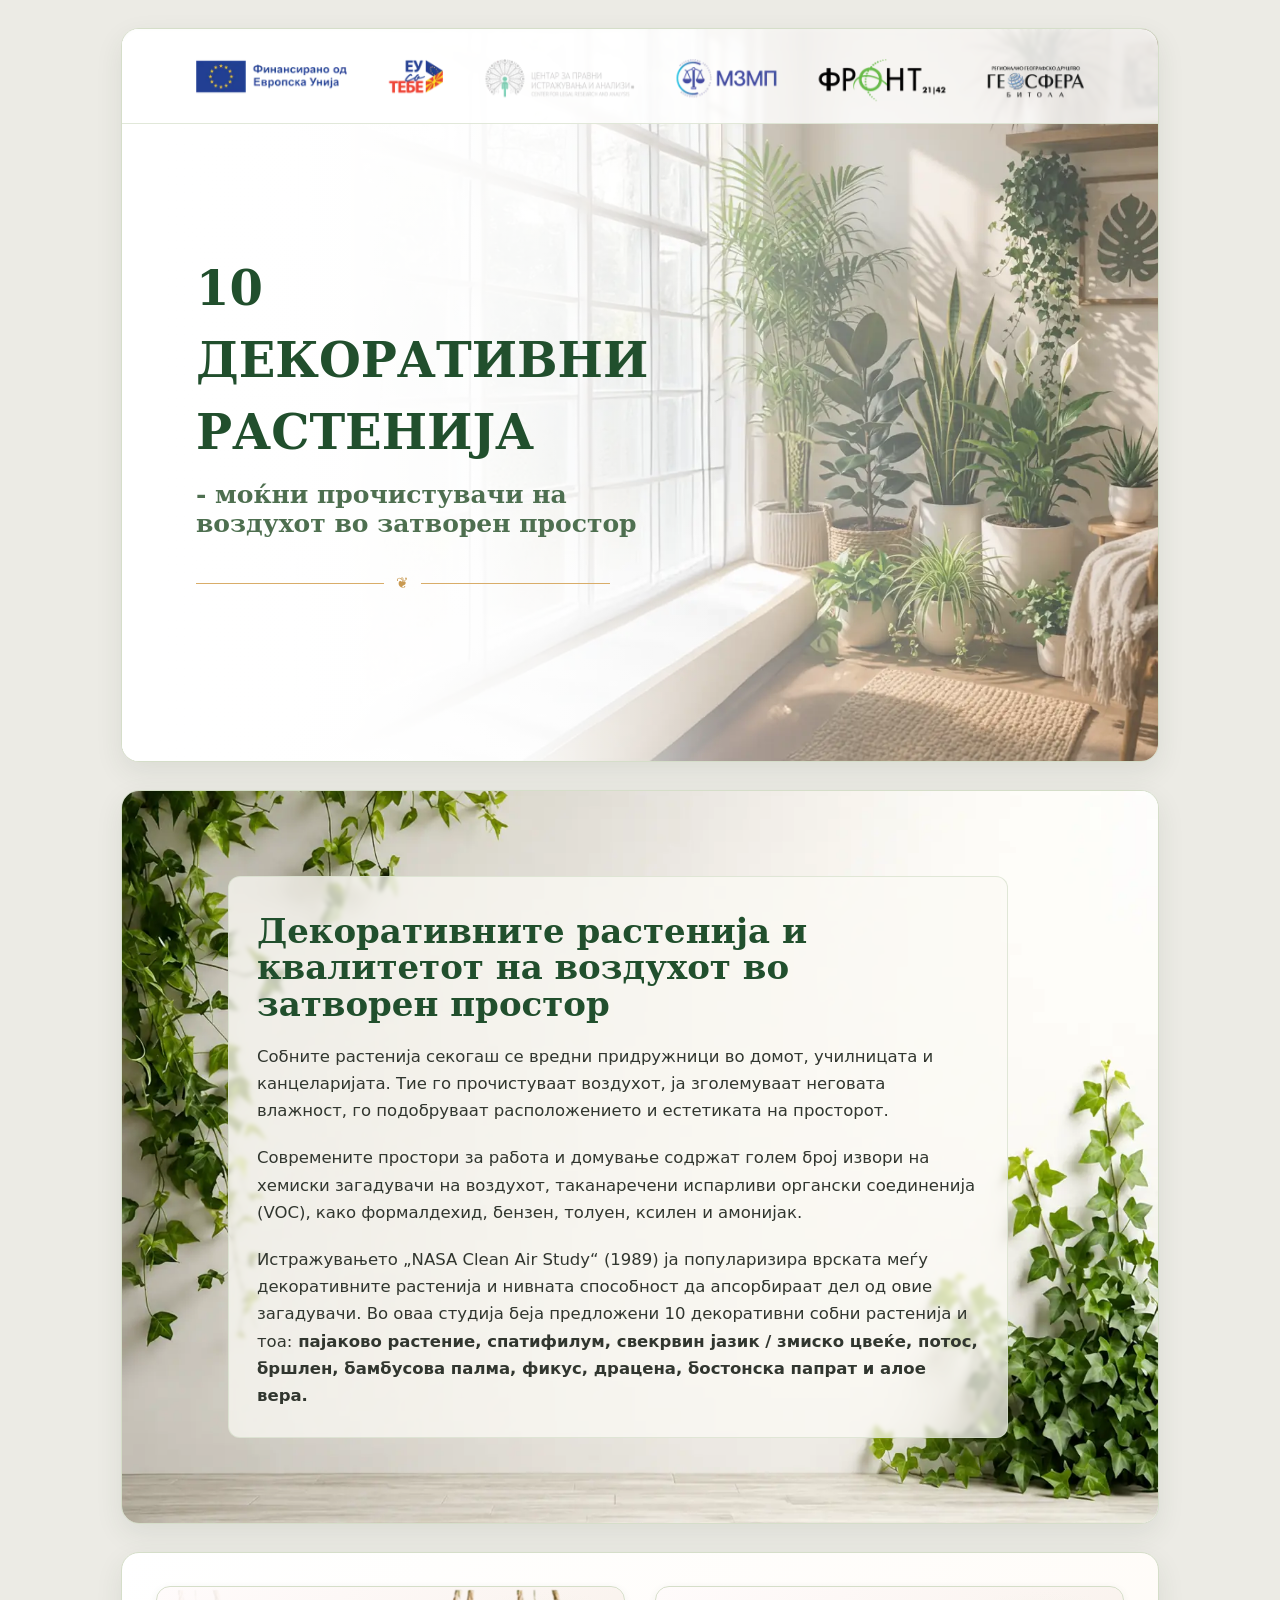
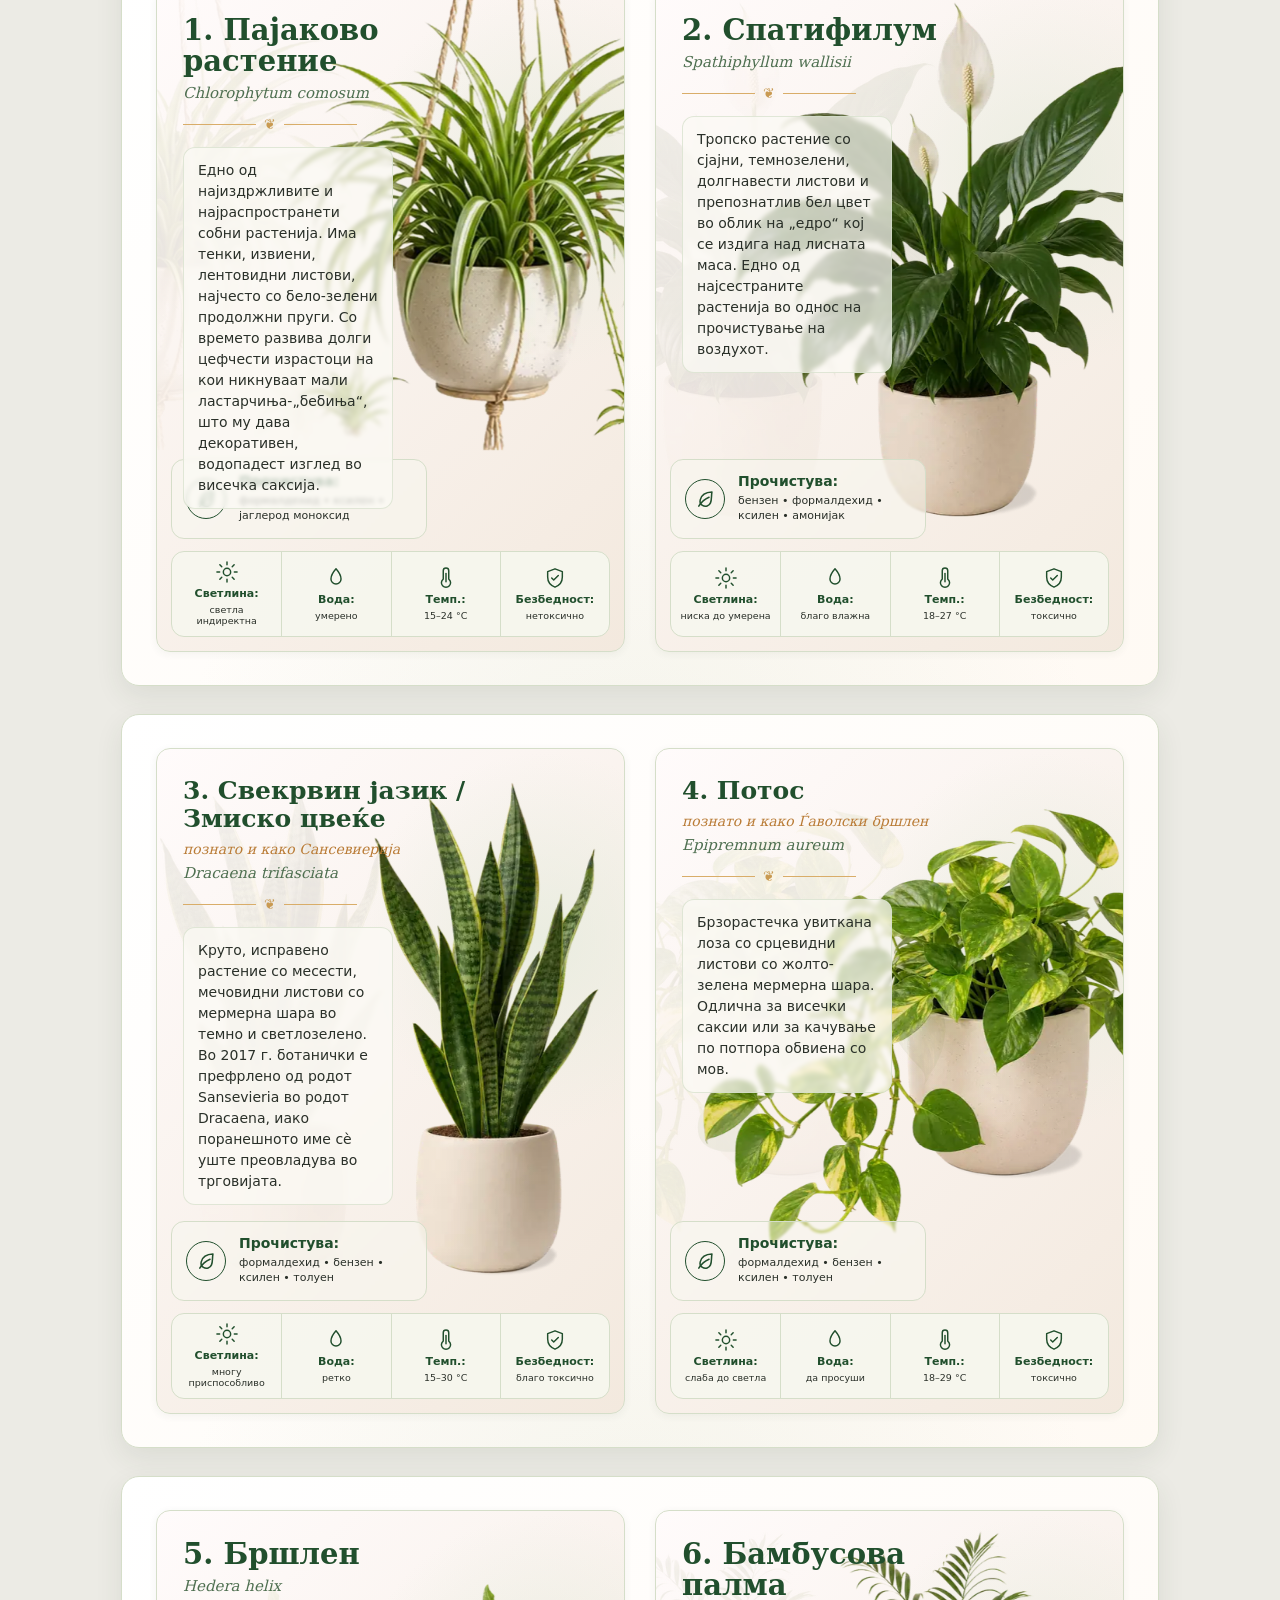
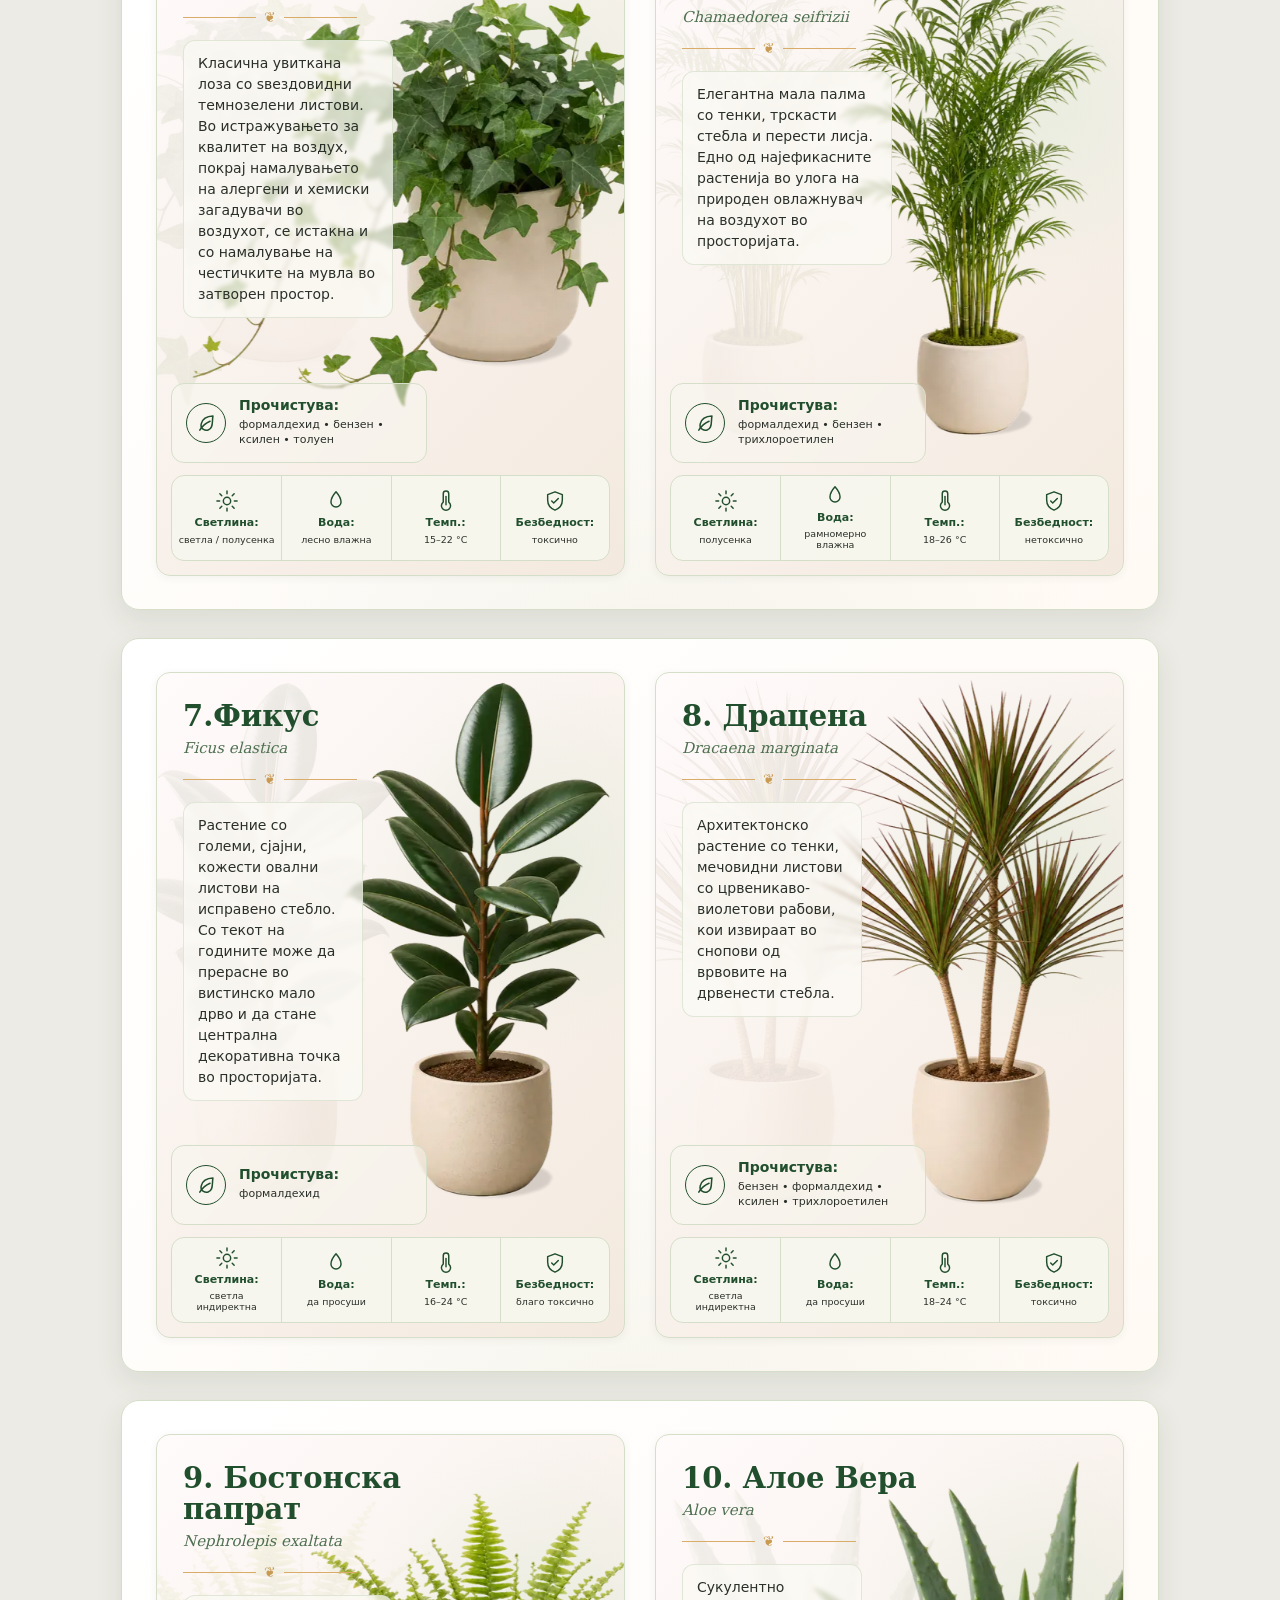
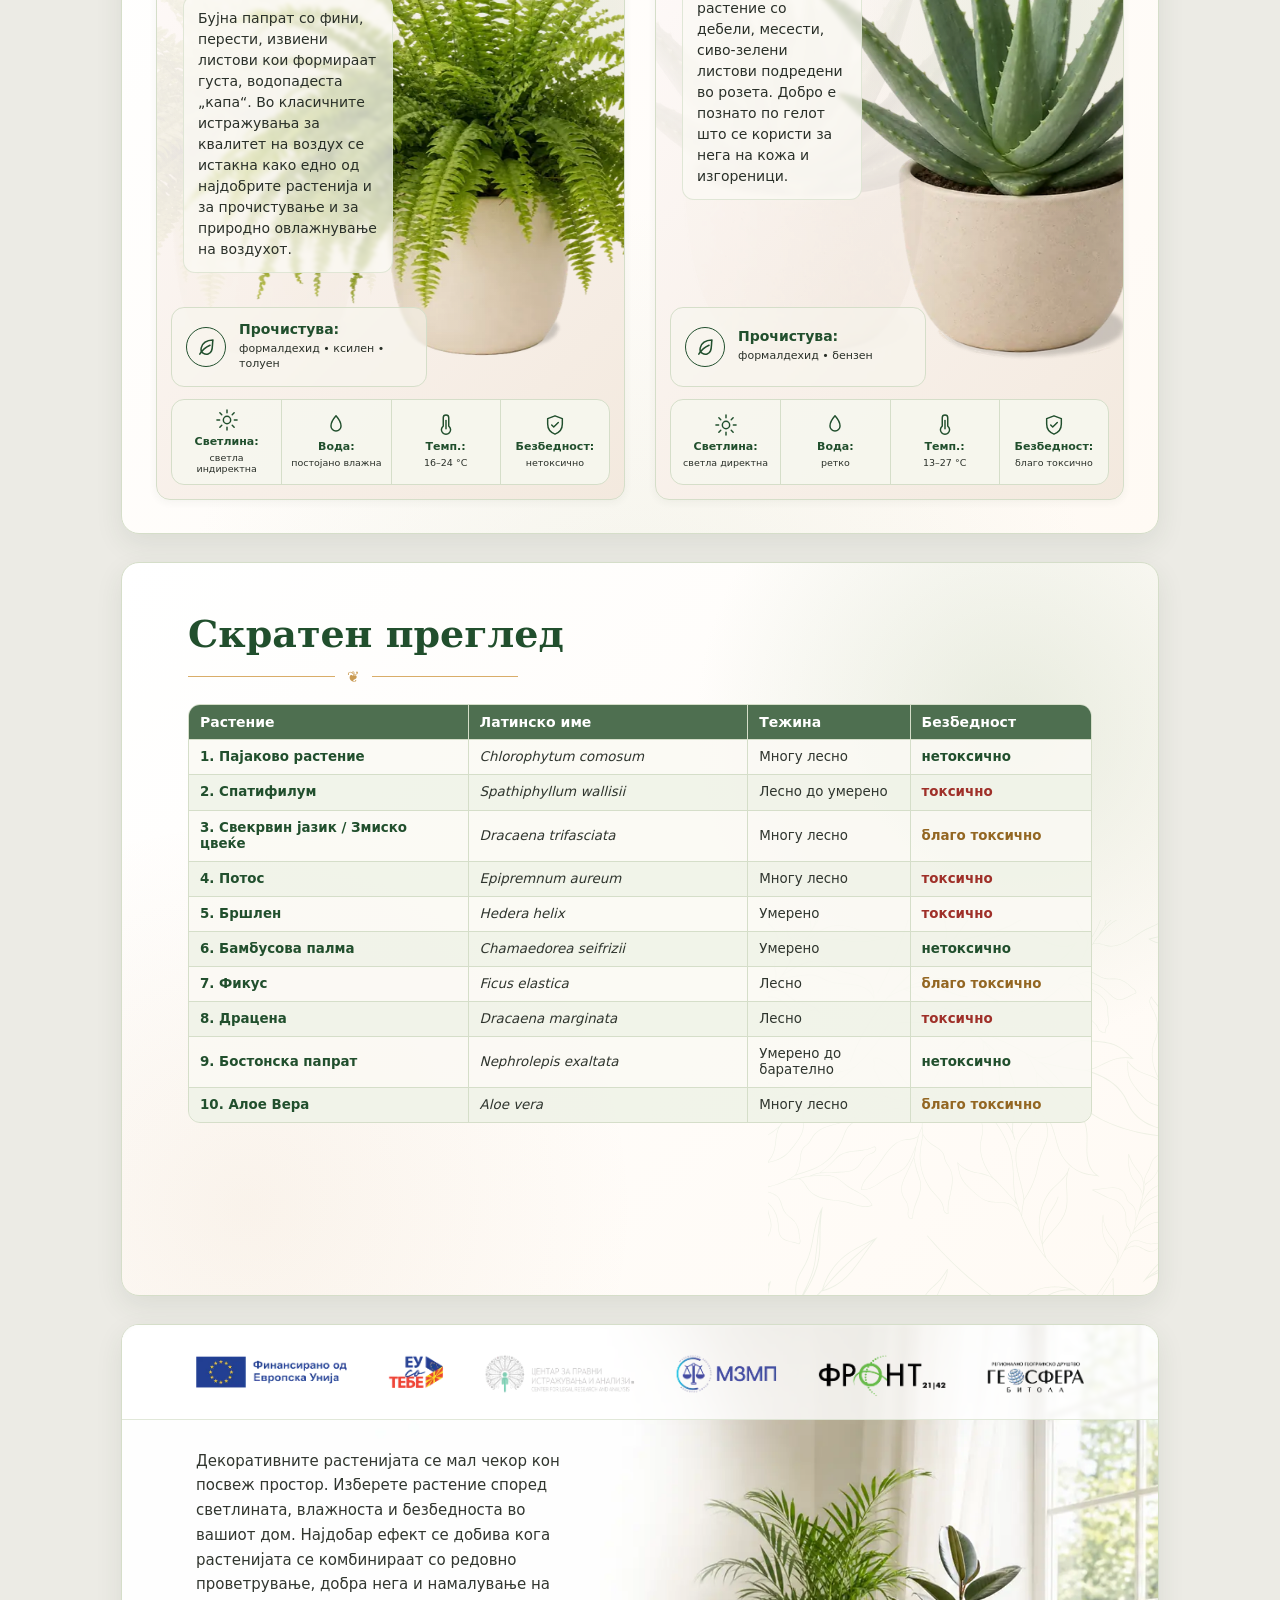
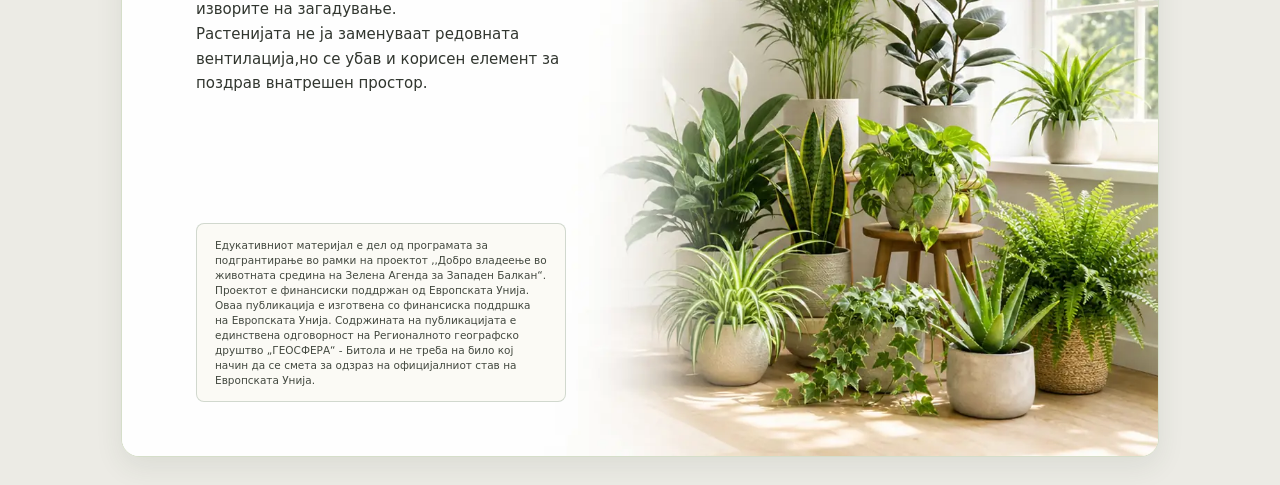
<file: index.html>
<!doctype html>
<html lang="mk">
<head>
  <meta charset="UTF-8" />
  <meta name="viewport" content="width=device-width, initial-scale=1.0" />
  <title>Декоративни растенија — картички</title>
  <script>
    (() => {
      const params = new URLSearchParams(window.location.search);
      const exportMode = params.get("export");
      const quality = params.get("quality");

      if (exportMode === "mobile" || exportMode === "print" || exportMode === "pdf") {
        document.documentElement.dataset.export = exportMode;
      }

      // "digital" = lightweight WebP images (small PDF for screen/email sharing);
      // "print" = full-quality PNGs. Set early so CSS backgrounds pick the right source.
      if (quality === "digital" || quality === "print") {
        document.documentElement.dataset.quality = quality;
      }
    })();
  </script>
  <link rel="stylesheet" href="styles.css" />
</head>
<body>
  <main class="page">
    <section class="book-page cover-page">
      <picture>
        <source media="print" srcset="assets/cover/plants-window-cover.png">
        <source type="image/webp" srcset="assets/cover/plants-window-cover.webp">
        <img class="cover-photo" src="assets/cover/plants-window-cover.png" alt="" aria-hidden="true" />
      </picture>
      <picture>
        <source media="print" srcset="assets/logos/Sponsors-03.png">
        <source type="image/webp" srcset="assets/logos/Sponsors-03.webp">
        <img class="sponsor-strip" src="assets/logos/Sponsors-03.png" alt="Логоа на спонзори" />
      </picture>

      <div class="cover-page__content">
        <h1>10 ДЕКОРАТИВНИ РАСТЕНИЈА<span> - моќни прочистувачи на воздухот во затворен простор</span></h1>
        <div class="cover-ornament" aria-hidden="true">
          <span></span><b>❦</b><span></span>
        </div>
        <!-- <p>
          Практичен водич за собни растенија што го освежуваат просторот,
          ја подобруваат влажноста и внесуваат природна рамнотежа во домот,
          училницата или канцеларијата.
        </p> -->

        <!-- <div class="cover-grid" aria-hidden="true">
          <div><img src="assets/plants/spider-plant.png" alt="" /></div>
          <div><img src="assets/plants/peace-lily.png" alt="" /></div>
          <div><img src="assets/plants/snake-plant.png" alt="" /></div>
          <div><img src="assets/plants/pothos.png" alt="" /></div>
          <div><img src="assets/plants/english-ivy.png" alt="" /></div>
          <div><img src="assets/plants/bamboo-palm.png" alt="" /></div>
          <div><img src="assets/plants/rubber-plant.png" alt="" /></div>
          <div><img src="assets/plants/dracaena.png" alt="" /></div>
          <div><img src="assets/plants/boston-fern.png" alt="" /></div>
          <div><img src="assets/plants/aloe-vera.png" alt="" /></div>
        </div> -->
      </div>
    </section>

    <section class="book-page intro-page">
      <picture>
        <source media="print" srcset="assets/cover/cover-voved.png">
        <source type="image/webp" srcset="assets/cover/cover-voved.webp">
        <img class="intro-photo" src="assets/cover/cover-voved.png" alt="" aria-hidden="true" />
      </picture>
      <div class="intro-page__content">
        <div class="intro-copy">
        <h1>Декоративните растенија и квалитетот на воздухот во затворен простор</h1>
        <p>
          Собните растенија секогаш се вредни придружници во домот, училницата
          и канцеларијата. Тие го прочистуваат воздухот, ја зголемуваат неговата
          влажност, го подобруваат расположението и естетиката на просторот.
        </p>
        <p>
          Современите простори за работа и домување содржат голем број извори
          на хемиски загадувачи на воздухот, таканаречени испарливи органски
          соединенија (VOC), како формалдехид, бензен, толуен, ксилен и амонијак.
        </p>
        <p>
          Истражувањето „NASA Clean Air Study“ (1989) ја популаризира врската
          меѓу декоративните растенија и нивната способност да апсорбираат дел
          од овие загадувачи. Во оваа студија беја предложени 10 декоративни собни растенија и тоа:<b> пајаково растение, спатифилум, свекрвин јазик / змиско цвеќе, потос, бршлен, бамбусова палма, фикус, драцена, бостонска папрат и алое вера.</b> 
        
        </p>
        </div>
      </div>
    </section>

    <section class="book-page flower-sheet">
    <article class="plant-card">
      <picture>
        <source media="print" srcset="assets/plants/spider-plant.png">
        <source type="image/webp" srcset="assets/plants/spider-plant.webp">
        <img class="plant-watermark" src="assets/plants/spider-plant.png" alt="" aria-hidden="true" />
      </picture>

      <header class="plant-card__header">
        <h1><span>1.</span> Пајаково растение</h1>
        
        <p class="latin-name">Chlorophytum comosum</p>
        <div class="ornament" aria-hidden="true">
          <span></span><b>❦</b><span></span>
        </div>
      </header>

      <p class="description">
        Едно од најиздржливите и најраспространети собни растенија. Има тенки,
        извиени, лентовидни листови, најчесто со бело-зелени продолжни пруги.
        Со времето развива долги цефчести израстоци на кои никнуваат мали
        ластарчиња-„бебиња“, што му дава декоративен, водопадест изглед во
        висечка саксија.
      </p>

      <picture>
        <source media="print" srcset="assets/plants/spider-plant.png">
        <source type="image/webp" srcset="assets/plants/spider-plant.webp">
        <img class="plant-photo" src="assets/plants/spider-plant.png" alt="Пајаково растение во висечка саксија" />
      </picture>

      <section class="purifies" aria-label="Материи што ги прочистува">
        <div class="purifies__icon" aria-hidden="true">
          <svg viewBox="0 0 24 24">
            <path d="M18.7 5.3C12.3 5.5 7.8 8.2 6.5 13.4c-.6 2.3.4 4.6 2.3 5.8 3.2 2 7.1.5 8.4-2.6 1.5-3.5.7-7.2 1.5-11.3Z"/>
            <path d="M5 20c2.6-4.4 6.1-7.4 10.7-9.3"/>
          </svg>
        </div>
        <div>
          <h2>Прочистува:</h2>
          <p>формалдехид • ксилен • јаглерод моноксид</p>
        </div>
      </section>

      <section class="specs" aria-label="Основни услови за одгледување">
        <div class="spec">
          <svg viewBox="0 0 24 24" aria-hidden="true">
            <circle cx="12" cy="12" r="4"/>
            <path d="M12 1v3M12 20v3M1 12h3M20 12h3M4.2 4.2l2.1 2.1M17.7 17.7l2.1 2.1M19.8 4.2l-2.1 2.1M6.3 17.7l-2.1 2.1"/>
          </svg>
          <strong>Светлина:</strong>
          <span>светла индиректна</span>
        </div>

        <div class="spec">
          <svg viewBox="0 0 24 24" aria-hidden="true">
            <path d="M12 2S6.5 8.3 6.5 13a5.5 5.5 0 0 0 11 0C17.5 8.3 12 2 12 2Z"/>
          </svg>
          <strong>Вода:</strong>
          <span>умерено</span>
        </div>

        <div class="spec">
          <svg viewBox="0 0 24 24" aria-hidden="true">
            <path d="M9 4a3 3 0 0 1 6 0v9.2a5 5 0 1 1-6 0V4Z"/>
            <path d="M12 7v9"/>
          </svg>
          <strong>Темп.:</strong>
          <span>15–24 °C</span>
        </div>

        <div class="spec">
          <svg viewBox="0 0 24 24" aria-hidden="true">
            <path d="M12 2 20 5v6c0 5.1-3.4 9.3-8 11-4.6-1.7-8-5.9-8-11V5l8-3Z"/>
            <path d="m8.4 12 2.2 2.2 5-5"/>
          </svg>
          <strong>Безбедност:</strong>
          <span>нетоксично</span>
        </div>
      </section>
    </article>

    <article class="plant-card">
      <picture>
        <source media="print" srcset="assets/plants/peace-lily.png">
        <source type="image/webp" srcset="assets/plants/peace-lily.webp">
        <img class="plant-watermark" src="assets/plants/peace-lily.png" alt="" aria-hidden="true" />
      </picture>

      <header class="plant-card__header">
        <h1><span>2.</span> Спатифилум</h1>
        <p class="latin-name">Spathiphyllum wallisii</p>
        <div class="ornament" aria-hidden="true">
          <span></span><b>❦</b><span></span>
        </div>
      </header>

      <p class="description">
        Тропско растение со сјајни, темнозелени, долгнавести листови и
        препознатлив бел цвет во облик на „едро“ кој се издига над
        лисната маса. Едно од најсестраните растенија во однос на прочистување
        на воздухот.
      </p>

      <picture>
        <source media="print" srcset="assets/plants/peace-lily.png">
        <source type="image/webp" srcset="assets/plants/peace-lily.webp">
        <img
        class="plant-photo"
        src="assets/plants/peace-lily.png"
        alt="Мировно лилје во светла саксија"
      />
      </picture>

      <section class="purifies" aria-label="Материи што ги прочистува">
        <div class="purifies__icon" aria-hidden="true">
          <svg viewBox="0 0 24 24">
            <path d="M18.7 5.3C12.3 5.5 7.8 8.2 6.5 13.4c-.6 2.3.4 4.6 2.3 5.8 3.2 2 7.1.5 8.4-2.6 1.5-3.5.7-7.2 1.5-11.3Z"/>
            <path d="M5 20c2.6-4.4 6.1-7.4 10.7-9.3"/>
          </svg>
        </div>
        <div>
          <h2>Прочистува:</h2>
          <p>бензен • формалдехид • ксилен • амонијак</p>
        </div>
      </section>

      <section class="specs" aria-label="Основни услови за одгледување">
        <div class="spec">
          <svg viewBox="0 0 24 24" aria-hidden="true">
            <circle cx="12" cy="12" r="4"/>
            <path d="M12 1v3M12 20v3M1 12h3M20 12h3M4.2 4.2l2.1 2.1M17.7 17.7l2.1 2.1M19.8 4.2l-2.1 2.1M6.3 17.7l-2.1 2.1"/>
          </svg>
          <strong>Светлина:</strong>
          <span>ниска до умерена</span>
        </div>

        <div class="spec">
          <svg viewBox="0 0 24 24" aria-hidden="true">
            <path d="M12 2S6.5 8.3 6.5 13a5.5 5.5 0 0 0 11 0C17.5 8.3 12 2 12 2Z"/>
          </svg>
          <strong>Вода:</strong>
          <span>благо влажна</span>
        </div>

        <div class="spec">
          <svg viewBox="0 0 24 24" aria-hidden="true">
            <path d="M9 4a3 3 0 0 1 6 0v9.2a5 5 0 1 1-6 0V4Z"/>
            <path d="M12 7v9"/>
          </svg>
          <strong>Темп.:</strong>
          <span>18–27 °C</span>
        </div>

        <div class="spec">
          <svg viewBox="0 0 24 24" aria-hidden="true">
            <path d="M12 2 20 5v6c0 5.1-3.4 9.3-8 11-4.6-1.7-8-5.9-8-11V5l8-3Z"/>
            <path d="m8.4 12 2.2 2.2 5-5"/>
          </svg>
          <strong>Безбедност:</strong>
          <span>токсично</span>
        </div>
      </section>
    </article>
    </section>

    <section class="book-page flower-sheet">
    <article class="plant-card plant-card--compact">
      <picture>
        <source media="print" srcset="assets/plants/snake-plant.png">
        <source type="image/webp" srcset="assets/plants/snake-plant.webp">
        <img class="plant-watermark" src="assets/plants/snake-plant.png" alt="" aria-hidden="true" />
      </picture>

      <header class="plant-card__header">
        <h1><span>3.</span> Свекрвин јазик / Змиско цвеќе</h1>
        <p class="common-name">познато и како Сансевиерија</p>
        <p class="latin-name">Dracaena trifasciata</p>
        <div class="ornament" aria-hidden="true">
          <span></span><b>❦</b><span></span>
        </div>
      </header>

      <p class="description">
        Круто, исправено растение со месести, мечовидни листови со мермерна шара
        во темно и светлозелено. Во 2017 г. ботанички е префрлено од родот
        Sansevieria во родот Dracaena, иако поранешното име сè уште преовладува
        во трговијата.
      </p>

      <picture>
        <source media="print" srcset="assets/plants/snake-plant.png">
        <source type="image/webp" srcset="assets/plants/snake-plant.webp">
        <img class="plant-photo" src="assets/plants/snake-plant.png" alt="Свекрвин јазик во светла саксија" />
      </picture>

      <section class="purifies" aria-label="Материи што ги прочистува">
        <div class="purifies__icon" aria-hidden="true">
          <svg viewBox="0 0 24 24">
            <path d="M18.7 5.3C12.3 5.5 7.8 8.2 6.5 13.4c-.6 2.3.4 4.6 2.3 5.8 3.2 2 7.1.5 8.4-2.6 1.5-3.5.7-7.2 1.5-11.3Z"/>
            <path d="M5 20c2.6-4.4 6.1-7.4 10.7-9.3"/>
          </svg>
        </div>
        <div>
          <h2>Прочистува:</h2>
          <p>формалдехид • бензен • ксилен • толуен</p>
        </div>
      </section>

      <section class="specs" aria-label="Основни услови за одгледување">
        <div class="spec">
          <svg viewBox="0 0 24 24" aria-hidden="true">
            <circle cx="12" cy="12" r="4"/>
            <path d="M12 1v3M12 20v3M1 12h3M20 12h3M4.2 4.2l2.1 2.1M17.7 17.7l2.1 2.1M19.8 4.2l-2.1 2.1M6.3 17.7l-2.1 2.1"/>
          </svg>
          <strong>Светлина:</strong>
          <span>многу приспособливо</span>
        </div>
        <div class="spec">
          <svg viewBox="0 0 24 24" aria-hidden="true">
            <path d="M12 2S6.5 8.3 6.5 13a5.5 5.5 0 0 0 11 0C17.5 8.3 12 2 12 2Z"/>
          </svg>
          <strong>Вода:</strong>
          <span>ретко</span>
        </div>
        <div class="spec">
          <svg viewBox="0 0 24 24" aria-hidden="true">
            <path d="M9 4a3 3 0 0 1 6 0v9.2a5 5 0 1 1-6 0V4Z"/>
            <path d="M12 7v9"/>
          </svg>
          <strong>Темп.:</strong>
          <span>15–30 °C</span>
        </div>
        <div class="spec">
          <svg viewBox="0 0 24 24" aria-hidden="true">
            <path d="M12 2 20 5v6c0 5.1-3.4 9.3-8 11-4.6-1.7-8-5.9-8-11V5l8-3Z"/>
            <path d="m8.4 12 2.2 2.2 5-5"/>
          </svg>
          <strong>Безбедност:</strong>
          <span>благо токсично</span>
        </div>
      </section>
    </article>

    <article class="plant-card plant-card--compact">
      <picture>
        <source media="print" srcset="assets/plants/pothos.png">
        <source type="image/webp" srcset="assets/plants/pothos.webp">
        <img class="plant-watermark" src="assets/plants/pothos.png" alt="" aria-hidden="true" />
      </picture>

      <header class="plant-card__header">
        <h1><span>4.</span> Потос</h1>
        <p class="common-name">познато и како Ѓаволски бршлен</p>
        <p class="latin-name">Epipremnum aureum</p>
        <div class="ornament" aria-hidden="true">
          <span></span><b>❦</b><span></span>
        </div>
      </header>

      <p class="description">
        Брзорастечка увиткана лоза со срцевидни листови со жолто-зелена мермерна
        шара. Одлична за висечки саксии или за качување по потпора обвиена со
        мов.
      </p>

      <picture>
        <source media="print" srcset="assets/plants/pothos.png">
        <source type="image/webp" srcset="assets/plants/pothos.webp">
        <img class="plant-photo" src="assets/plants/pothos.png" alt="Потос во светла саксија" />
      </picture>

      <section class="purifies" aria-label="Материи што ги прочистува">
        <div class="purifies__icon" aria-hidden="true">
          <svg viewBox="0 0 24 24">
            <path d="M18.7 5.3C12.3 5.5 7.8 8.2 6.5 13.4c-.6 2.3.4 4.6 2.3 5.8 3.2 2 7.1.5 8.4-2.6 1.5-3.5.7-7.2 1.5-11.3Z"/>
            <path d="M5 20c2.6-4.4 6.1-7.4 10.7-9.3"/>
          </svg>
        </div>
        <div>
          <h2>Прочистува:</h2>
          <p>формалдехид • бензен • ксилен • толуен</p>
        </div>
      </section>

      <section class="specs" aria-label="Основни услови за одгледување">
        <div class="spec">
          <svg viewBox="0 0 24 24" aria-hidden="true">
            <circle cx="12" cy="12" r="4"/>
            <path d="M12 1v3M12 20v3M1 12h3M20 12h3M4.2 4.2l2.1 2.1M17.7 17.7l2.1 2.1M19.8 4.2l-2.1 2.1M6.3 17.7l-2.1 2.1"/>
          </svg>
          <strong>Светлина:</strong>
          <span>слаба до светла</span>
        </div>
        <div class="spec">
          <svg viewBox="0 0 24 24" aria-hidden="true">
            <path d="M12 2S6.5 8.3 6.5 13a5.5 5.5 0 0 0 11 0C17.5 8.3 12 2 12 2Z"/>
          </svg>
          <strong>Вода:</strong>
          <span>да просуши</span>
        </div>
        <div class="spec">
          <svg viewBox="0 0 24 24" aria-hidden="true">
            <path d="M9 4a3 3 0 0 1 6 0v9.2a5 5 0 1 1-6 0V4Z"/>
            <path d="M12 7v9"/>
          </svg>
          <strong>Темп.:</strong>
          <span>18–29 °C</span>
        </div>
        <div class="spec">
          <svg viewBox="0 0 24 24" aria-hidden="true">
            <path d="M12 2 20 5v6c0 5.1-3.4 9.3-8 11-4.6-1.7-8-5.9-8-11V5l8-3Z"/>
            <path d="m8.4 12 2.2 2.2 5-5"/>
          </svg>
          <strong>Безбедност:</strong>
          <span>токсично</span>
        </div>
      </section>
    </article>
    </section>

    <section class="book-page flower-sheet">
    <article class="plant-card">
      <picture>
        <source media="print" srcset="assets/plants/english-ivy.png">
        <source type="image/webp" srcset="assets/plants/english-ivy.webp">
        <img class="plant-watermark" src="assets/plants/english-ivy.png" alt="" aria-hidden="true" />
      </picture>

      <header class="plant-card__header">
        <h1><span>5.</span> Бршлен</h1>
   
        <p class="latin-name">Hedera helix</p>
        <div class="ornament" aria-hidden="true">
          <span></span><b>❦</b><span></span>
        </div>
      </header>

      <p class="description">
        Класична увиткана лоза со ѕвездовидни темнозелени листови. Во истражувањето за квалитет на воздух, покрај намалувањето на алергени и хемиски загадувачи во воздухот, се истакна и со намалување на честичките на мувла во  затворен простор.
      </p>

      <picture>
        <source media="print" srcset="assets/plants/english-ivy.png">
        <source type="image/webp" srcset="assets/plants/english-ivy.webp">
        <img class="plant-photo" src="assets/plants/english-ivy.png" alt="Бршлен во светла саксија" />
      </picture>

      <section class="purifies" aria-label="Материи што ги прочистува">
        <div class="purifies__icon" aria-hidden="true">
          <svg viewBox="0 0 24 24">
            <path d="M18.7 5.3C12.3 5.5 7.8 8.2 6.5 13.4c-.6 2.3.4 4.6 2.3 5.8 3.2 2 7.1.5 8.4-2.6 1.5-3.5.7-7.2 1.5-11.3Z"/>
            <path d="M5 20c2.6-4.4 6.1-7.4 10.7-9.3"/>
          </svg>
        </div>
        <div>
          <h2>Прочистува:</h2>
          <p>формалдехид • бензен • ксилен • толуен</p>
        </div>
      </section>

      <section class="specs" aria-label="Основни услови за одгледување">
        <div class="spec">
          <svg viewBox="0 0 24 24" aria-hidden="true">
            <circle cx="12" cy="12" r="4"/>
            <path d="M12 1v3M12 20v3M1 12h3M20 12h3M4.2 4.2l2.1 2.1M17.7 17.7l2.1 2.1M19.8 4.2l-2.1 2.1M6.3 17.7l-2.1 2.1"/>
          </svg>
          <strong>Светлина:</strong>
          <span>светла / полусенка</span>
        </div>
        <div class="spec">
          <svg viewBox="0 0 24 24" aria-hidden="true">
            <path d="M12 2S6.5 8.3 6.5 13a5.5 5.5 0 0 0 11 0C17.5 8.3 12 2 12 2Z"/>
          </svg>
          <strong>Вода:</strong>
          <span>лесно влажна</span>
        </div>
        <div class="spec">
          <svg viewBox="0 0 24 24" aria-hidden="true">
            <path d="M9 4a3 3 0 0 1 6 0v9.2a5 5 0 1 1-6 0V4Z"/>
            <path d="M12 7v9"/>
          </svg>
          <strong>Темп.:</strong>
          <span>15–22 °C</span>
        </div>
        <div class="spec">
          <svg viewBox="0 0 24 24" aria-hidden="true">
            <path d="M12 2 20 5v6c0 5.1-3.4 9.3-8 11-4.6-1.7-8-5.9-8-11V5l8-3Z"/>
            <path d="m8.4 12 2.2 2.2 5-5"/>
          </svg>
          <strong>Безбедност:</strong>
          <span>токсично</span>
        </div>
      </section>
    </article>

    <article class="plant-card">
      <picture>
        <source media="print" srcset="assets/plants/bamboo-palm.png">
        <source type="image/webp" srcset="assets/plants/bamboo-palm.webp">
        <img class="plant-watermark" src="assets/plants/bamboo-palm.png" alt="" aria-hidden="true" />
      </picture>

      <header class="plant-card__header">
        <h1><span>6.</span> Бамбусова<br>палма</h1>
        
        <p class="latin-name">Chamaedorea seifrizii</p>
        <div class="ornament" aria-hidden="true">
          <span></span><b>❦</b><span></span>
        </div>
      </header>

      <p class="description">
        Елегантна мала палма со тенки, трскасти стебла и перести лисја. Едно од
        најефикасните растенија во улога на природен овлажнувач на воздухот во
        просторијата.
      </p>

      <picture>
        <source media="print" srcset="assets/plants/bamboo-palm.png">
        <source type="image/webp" srcset="assets/plants/bamboo-palm.webp">
        <img class="plant-photo" src="assets/plants/bamboo-palm.png" alt="Бамбусова палма во светла саксија" />
      </picture>

      <section class="purifies" aria-label="Материи што ги прочистува">
        <div class="purifies__icon" aria-hidden="true">
          <svg viewBox="0 0 24 24">
            <path d="M18.7 5.3C12.3 5.5 7.8 8.2 6.5 13.4c-.6 2.3.4 4.6 2.3 5.8 3.2 2 7.1.5 8.4-2.6 1.5-3.5.7-7.2 1.5-11.3Z"/>
            <path d="M5 20c2.6-4.4 6.1-7.4 10.7-9.3"/>
          </svg>
        </div>
        <div>
          <h2>Прочистува:</h2>
          <p>формалдехид • бензен • трихлороетилен</p>
        </div>
      </section>

      <section class="specs" aria-label="Основни услови за одгледување">
        <div class="spec">
          <svg viewBox="0 0 24 24" aria-hidden="true">
            <circle cx="12" cy="12" r="4"/>
            <path d="M12 1v3M12 20v3M1 12h3M20 12h3M4.2 4.2l2.1 2.1M17.7 17.7l2.1 2.1M19.8 4.2l-2.1 2.1M6.3 17.7l-2.1 2.1"/>
          </svg>
          <strong>Светлина:</strong>
          <span>полусенка</span>
        </div>
        <div class="spec">
          <svg viewBox="0 0 24 24" aria-hidden="true">
            <path d="M12 2S6.5 8.3 6.5 13a5.5 5.5 0 0 0 11 0C17.5 8.3 12 2 12 2Z"/>
          </svg>
          <strong>Вода:</strong>
          <span>рамномерно влажна</span>
        </div>
        <div class="spec">
          <svg viewBox="0 0 24 24" aria-hidden="true">
            <path d="M9 4a3 3 0 0 1 6 0v9.2a5 5 0 1 1-6 0V4Z"/>
            <path d="M12 7v9"/>
          </svg>
          <strong>Темп.:</strong>
          <span>18–26 °C</span>
        </div>
        <div class="spec">
          <svg viewBox="0 0 24 24" aria-hidden="true">
            <path d="M12 2 20 5v6c0 5.1-3.4 9.3-8 11-4.6-1.7-8-5.9-8-11V5l8-3Z"/>
            <path d="m8.4 12 2.2 2.2 5-5"/>
          </svg>
          <strong>Безбедност:</strong>
          <span>нетоксично</span>
        </div>
      </section>
    </article>
    </section>

    <section class="book-page flower-sheet">
    <article class="plant-card">
      <picture>
        <source media="print" srcset="assets/plants/rubber-plant.png">
        <source type="image/webp" srcset="assets/plants/rubber-plant.webp">
        <img class="plant-watermark" src="assets/plants/rubber-plant.png" alt="" aria-hidden="true" />
      </picture>

      <header class="plant-card__header">
        <h1><span>7.</span>Фикус</h1>
       
        <p class="latin-name">Ficus elastica</p>
        <div class="ornament" aria-hidden="true">
          <span></span><b>❦</b><span></span>
        </div>
      </header>

      <p class="description" id="fikus">
        Растение со големи, сјајни, кожести овални листови на исправено стебло.
        Со текот на годините може да прерасне во вистинско мало дрво и да стане
        централна декоративна точка во просторијата.
      </p>

      <picture>
        <source media="print" srcset="assets/plants/rubber-plant.png">
        <source type="image/webp" srcset="assets/plants/rubber-plant.webp">
        <img class="plant-photo" src="assets/plants/rubber-plant.png" alt="Гумено дрво во светла саксија" />
      </picture>

      <section class="purifies" aria-label="Материи што ги прочистува">
        <div class="purifies__icon" aria-hidden="true">
          <svg viewBox="0 0 24 24">
            <path d="M18.7 5.3C12.3 5.5 7.8 8.2 6.5 13.4c-.6 2.3.4 4.6 2.3 5.8 3.2 2 7.1.5 8.4-2.6 1.5-3.5.7-7.2 1.5-11.3Z"/>
            <path d="M5 20c2.6-4.4 6.1-7.4 10.7-9.3"/>
          </svg>
        </div>
        <div>
          <h2>Прочистува:</h2>
          <p>формалдехид</p>
        </div>
      </section>

      <section class="specs" aria-label="Основни услови за одгледување">
        <div class="spec">
          <svg viewBox="0 0 24 24" aria-hidden="true">
            <circle cx="12" cy="12" r="4"/>
            <path d="M12 1v3M12 20v3M1 12h3M20 12h3M4.2 4.2l2.1 2.1M17.7 17.7l2.1 2.1M19.8 4.2l-2.1 2.1M6.3 17.7l-2.1 2.1"/>
          </svg>
          <strong>Светлина:</strong>
          <span>светла индиректна</span>
        </div>
        <div class="spec">
          <svg viewBox="0 0 24 24" aria-hidden="true">
            <path d="M12 2S6.5 8.3 6.5 13a5.5 5.5 0 0 0 11 0C17.5 8.3 12 2 12 2Z"/>
          </svg>
          <strong>Вода:</strong>
          <span>да просуши</span>
        </div>
        <div class="spec">
          <svg viewBox="0 0 24 24" aria-hidden="true">
            <path d="M9 4a3 3 0 0 1 6 0v9.2a5 5 0 1 1-6 0V4Z"/>
            <path d="M12 7v9"/>
          </svg>
          <strong>Темп.:</strong>
          <span>16–24 °C</span>
        </div>
        <div class="spec">
          <svg viewBox="0 0 24 24" aria-hidden="true">
            <path d="M12 2 20 5v6c0 5.1-3.4 9.3-8 11-4.6-1.7-8-5.9-8-11V5l8-3Z"/>
            <path d="m8.4 12 2.2 2.2 5-5"/>
          </svg>
          <strong>Безбедност:</strong>
          <span>благо токсично</span>
        </div>
      </section>
    </article>

    <article class="plant-card">
      <picture>
        <source media="print" srcset="assets/plants/dracaena.png">
        <source type="image/webp" srcset="assets/plants/dracaena.webp">
        <img class="plant-watermark" src="assets/plants/dracaena.png" alt="" aria-hidden="true" />
      </picture>

      <header class="plant-card__header">
        <h1><span>8.</span> Драцена</h1>
        <p class="latin-name">Dracaena marginata</p>
        <div class="ornament" aria-hidden="true">
          <span></span><b>❦</b><span></span>
        </div>
      </header>

      <p class="description" id="drakena">
        Архитектонско растение со тенки, мечовидни листови со црвеникаво-виолетови
        рабови, кои извираат во снопови од врвовите на дрвенести стебла.
      </p>

      <picture>
        <source media="print" srcset="assets/plants/dracaena.png">
        <source type="image/webp" srcset="assets/plants/dracaena.webp">
        <img class="plant-photo" src="assets/plants/dracaena.png" alt="Дракена во светла саксија" />
      </picture>

      <section class="purifies" aria-label="Материи што ги прочистува">
        <div class="purifies__icon" aria-hidden="true">
          <svg viewBox="0 0 24 24">
            <path d="M18.7 5.3C12.3 5.5 7.8 8.2 6.5 13.4c-.6 2.3.4 4.6 2.3 5.8 3.2 2 7.1.5 8.4-2.6 1.5-3.5.7-7.2 1.5-11.3Z"/>
            <path d="M5 20c2.6-4.4 6.1-7.4 10.7-9.3"/>
          </svg>
        </div>
        <div>
          <h2>Прочистува:</h2>
          <p>бензен • формалдехид • ксилен • трихлороетилен</p>
        </div>
      </section>

      <section class="specs" aria-label="Основни услови за одгледување">
        <div class="spec">
          <svg viewBox="0 0 24 24" aria-hidden="true">
            <circle cx="12" cy="12" r="4"/>
            <path d="M12 1v3M12 20v3M1 12h3M20 12h3M4.2 4.2l2.1 2.1M17.7 17.7l2.1 2.1M19.8 4.2l-2.1 2.1M6.3 17.7l-2.1 2.1"/>
          </svg>
          <strong>Светлина:</strong>
          <span>светла индиректна</span>
        </div>
        <div class="spec">
          <svg viewBox="0 0 24 24" aria-hidden="true">
            <path d="M12 2S6.5 8.3 6.5 13a5.5 5.5 0 0 0 11 0C17.5 8.3 12 2 12 2Z"/>
          </svg>
          <strong>Вода:</strong>
          <span>да просуши</span>
        </div>
        <div class="spec">
          <svg viewBox="0 0 24 24" aria-hidden="true">
            <path d="M9 4a3 3 0 0 1 6 0v9.2a5 5 0 1 1-6 0V4Z"/>
            <path d="M12 7v9"/>
          </svg>
          <strong>Темп.:</strong>
          <span>18–24 °C</span>
        </div>
        <div class="spec">
          <svg viewBox="0 0 24 24" aria-hidden="true">
            <path d="M12 2 20 5v6c0 5.1-3.4 9.3-8 11-4.6-1.7-8-5.9-8-11V5l8-3Z"/>
            <path d="m8.4 12 2.2 2.2 5-5"/>
          </svg>
          <strong>Безбедност:</strong>
          <span>токсично</span>
        </div>
      </section>
    </article>
    </section>

    <section class="book-page flower-sheet">
    <article class="plant-card">
      <picture>
        <source media="print" srcset="assets/plants/boston-fern.png">
        <source type="image/webp" srcset="assets/plants/boston-fern.webp">
        <img class="plant-watermark" src="assets/plants/boston-fern.png" alt="" aria-hidden="true" />
      </picture>

      <header class="plant-card__header">
        <h1><span>9.</span> Бостонска папрат</h1>
        
        <p class="latin-name">Nephrolepis exaltata</p>
        <div class="ornament" aria-hidden="true">
          <span></span><b>❦</b><span></span>
        </div>
      </header>

      <p class="description">
        Бујна папрат со фини, перести, извиени листови кои формираат густа,
        водопадеста „капа“. Во класичните истражувања за квалитет на воздух се
        истакна како едно од најдобрите растенија и за прочистување и за
        природно овлажнување на воздухот.
      </p>

      <picture>
        <source media="print" srcset="assets/plants/boston-fern.png">
        <source type="image/webp" srcset="assets/plants/boston-fern.webp">
        <img class="plant-photo" src="assets/plants/boston-fern.png" alt="Бостонска папрат во светла саксија" />
      </picture>

      <section class="purifies" aria-label="Материи што ги прочистува">
        <div class="purifies__icon" aria-hidden="true">
          <svg viewBox="0 0 24 24">
            <path d="M18.7 5.3C12.3 5.5 7.8 8.2 6.5 13.4c-.6 2.3.4 4.6 2.3 5.8 3.2 2 7.1.5 8.4-2.6 1.5-3.5.7-7.2 1.5-11.3Z"/>
            <path d="M5 20c2.6-4.4 6.1-7.4 10.7-9.3"/>
          </svg>
        </div>
        <div>
          <h2>Прочистува:</h2>
          <p>формалдехид • ксилен • толуен</p>
        </div>
      </section>

      <section class="specs" aria-label="Основни услови за одгледување">
        <div class="spec">
          <svg viewBox="0 0 24 24" aria-hidden="true">
            <circle cx="12" cy="12" r="4"/>
            <path d="M12 1v3M12 20v3M1 12h3M20 12h3M4.2 4.2l2.1 2.1M17.7 17.7l2.1 2.1M19.8 4.2l-2.1 2.1M6.3 17.7l-2.1 2.1"/>
          </svg>
          <strong>Светлина:</strong>
          <span>светла индиректна</span>
        </div>
        <div class="spec">
          <svg viewBox="0 0 24 24" aria-hidden="true">
            <path d="M12 2S6.5 8.3 6.5 13a5.5 5.5 0 0 0 11 0C17.5 8.3 12 2 12 2Z"/>
          </svg>
          <strong>Вода:</strong>
          <span>постојано влажна</span>
        </div>
        <div class="spec">
          <svg viewBox="0 0 24 24" aria-hidden="true">
            <path d="M9 4a3 3 0 0 1 6 0v9.2a5 5 0 1 1-6 0V4Z"/>
            <path d="M12 7v9"/>
          </svg>
          <strong>Темп.:</strong>
          <span>16–24 °C</span>
        </div>
        <div class="spec">
          <svg viewBox="0 0 24 24" aria-hidden="true">
            <path d="M12 2 20 5v6c0 5.1-3.4 9.3-8 11-4.6-1.7-8-5.9-8-11V5l8-3Z"/>
            <path d="m8.4 12 2.2 2.2 5-5"/>
          </svg>
          <strong>Безбедност:</strong>
          <span>нетоксично</span>
        </div>
      </section>
    </article>

    <article class="plant-card">
      <picture>
        <source media="print" srcset="assets/plants/aloe-vera.png">
        <source type="image/webp" srcset="assets/plants/aloe-vera.webp">
        <img class="plant-watermark" src="assets/plants/aloe-vera.png" alt="" aria-hidden="true" />
      </picture>

      <header class="plant-card__header">
        <h1><span>10.</span> Алое Вера</h1>

        <p class="latin-name">Aloe vera</p>
        <div class="ornament" aria-hidden="true">
          <span></span><b>❦</b><span></span>
        </div>
      </header>

      <p class="description" id="aloa-vera">
        Сукулентно растение со дебели, месести, сиво-зелени листови подредени во
        розета. Добро е познато по гелот што се користи за нега на кожа и
        изгореници.
      </p>

      <picture>
        <source media="print" srcset="assets/plants/aloe-vera.png">
        <source type="image/webp" srcset="assets/plants/aloe-vera.webp">
        <img class="plant-photo" src="assets/plants/aloe-vera.png" alt="Алоа Вера во светла саксија" />
      </picture>

      <section class="purifies" aria-label="Материи што ги прочистува">
        <div class="purifies__icon" aria-hidden="true">
          <svg viewBox="0 0 24 24">
            <path d="M18.7 5.3C12.3 5.5 7.8 8.2 6.5 13.4c-.6 2.3.4 4.6 2.3 5.8 3.2 2 7.1.5 8.4-2.6 1.5-3.5.7-7.2 1.5-11.3Z"/>
            <path d="M5 20c2.6-4.4 6.1-7.4 10.7-9.3"/>
          </svg>
        </div>
        <div>
          <h2>Прочистува:</h2>
          <p>формалдехид • бензен</p>
        </div>
      </section>

      <section class="specs" aria-label="Основни услови за одгледување">
        <div class="spec">
          <svg viewBox="0 0 24 24" aria-hidden="true">
            <circle cx="12" cy="12" r="4"/>
            <path d="M12 1v3M12 20v3M1 12h3M20 12h3M4.2 4.2l2.1 2.1M17.7 17.7l2.1 2.1M19.8 4.2l-2.1 2.1M6.3 17.7l-2.1 2.1"/>
          </svg>
          <strong>Светлина:</strong>
          <span>светла директна</span>
        </div>
        <div class="spec">
          <svg viewBox="0 0 24 24" aria-hidden="true">
            <path d="M12 2S6.5 8.3 6.5 13a5.5 5.5 0 0 0 11 0C17.5 8.3 12 2 12 2Z"/>
          </svg>
          <strong>Вода:</strong>
          <span>ретко</span>
        </div>
        <div class="spec">
          <svg viewBox="0 0 24 24" aria-hidden="true">
            <path d="M9 4a3 3 0 0 1 6 0v9.2a5 5 0 1 1-6 0V4Z"/>
            <path d="M12 7v9"/>
          </svg>
          <strong>Темп.:</strong>
          <span>13–27 °C</span>
        </div>
        <div class="spec">
          <svg viewBox="0 0 24 24" aria-hidden="true">
            <path d="M12 2 20 5v6c0 5.1-3.4 9.3-8 11-4.6-1.7-8-5.9-8-11V5l8-3Z"/>
            <path d="m8.4 12 2.2 2.2 5-5"/>
          </svg>
          <strong>Безбедност:</strong>
          <span>благо токсично</span>
        </div>
      </section>
    </article>
    </section>

    <section class="book-page overview-page">
      <div class="overview-page__content">
        <h1>Скратен преглед</h1>
        <div class="cover-ornament" aria-hidden="true">
          <span></span><b>❦</b><span></span>
        </div>

        <table class="overview-table">
          <thead>
            <tr>
              <th scope="col">Растение</th>
              <th scope="col">Латинско име</th>
              <th scope="col">Тежина</th>
              <th scope="col">Безбедност</th>
            </tr>
          </thead>
          <tbody>
            <tr>
              <th scope="row">1. Пајаково растение</th>
              <td><i>Chlorophytum comosum</i></td>
              <td>Многу лесно</td>
              <td><span class="safety safety--safe">нетоксично</span></td>
            </tr>
            <tr>
              <th scope="row">2. Спатифилум</th>
              <td><i>Spathiphyllum wallisii</i></td>
              <td>Лесно до умерено</td>
              <td><span class="safety safety--toxic">токсично</span></td>
            </tr>
            <tr>
              <th scope="row">3. Свекрвин јазик / Змиско цвеќе</th>
              <td><i>Dracaena trifasciata</i></td>
              <td>Многу лесно</td>
              <td><span class="safety safety--mild">благо токсично</span></td>
            </tr>
            <tr>
              <th scope="row">4. Потос</th>
              <td><i>Epipremnum aureum</i></td>
              <td>Многу лесно</td>
              <td><span class="safety safety--toxic">токсично</span></td>
            </tr>
            <tr>
              <th scope="row">5. Бршлен</th>
              <td><i>Hedera helix</i></td>
              <td>Умерено</td>
              <td><span class="safety safety--toxic">токсично</span></td>
            </tr>
            <tr>
              <th scope="row">6. Бамбусова палма</th>
              <td><i>Chamaedorea seifrizii</i></td>
              <td>Умерено</td>
              <td><span class="safety safety--safe">нетоксично</span></td>
            </tr>
            <tr>
              <th scope="row">7. Фикус</th>
              <td><i>Ficus elastica</i></td>
              <td>Лесно</td>
              <td><span class="safety safety--mild">благо токсично</span></td>
            </tr>
            <tr>
              <th scope="row">8. Драцена</th>
              <td><i>Dracaena marginata</i></td>
              <td>Лесно</td>
              <td><span class="safety safety--toxic">токсично</span></td>
            </tr>
            <tr>
              <th scope="row">9. Бостонска папрат</th>
              <td><i>Nephrolepis exaltata</i></td>
              <td>Умерено до барателно</td>
              <td><span class="safety safety--safe">нетоксично</span></td>
            </tr>
            <tr>
              <th scope="row">10. Алое Вера</th>
              <td><i>Aloe vera</i></td>
              <td>Многу лесно</td>
              <td><span class="safety safety--mild">благо токсично</span></td>
            </tr>
          </tbody>
        </table>

        <p class="overview-source">
          
      </div>
    </section>

    <section class="book-page closing-page">
      <picture>
        <source media="print" srcset="assets/logos/Sponsors-03.png">
        <source type="image/webp" srcset="assets/logos/Sponsors-03.webp">
        <img class="sponsor-strip" src="assets/logos/Sponsors-03.png" alt="Логоа на спонзори" />
      </picture>

      <div class="closing-page__content">
        <p>
          Декоративните растенијата се мал чекор кон посвеж простор.
          Изберете растение според светлината, влажноста и безбедноста во вашиот
          дом. Најдобар ефект се добива кога растенијата се комбинираат со
          редовно проветрување, добра нега и намалување на изворите на загадување.
        
         <br/>Растенијата не ја заменуваат редовната вентилација,но се убав и корисен елемент за поздрав внатрешен простор.
        <p class="funding-disclaimer">Едукативниот материјал е дел од програмата за подгрантирање во рамки на проектот ,,Добро владеење во животната средина на Зелена Агенда за Западен Балкан“. Проектот е финансиски поддржан од Европската Унија. Оваа публикација е изготвена со финансиска поддршка на Европската Унија. Содржината на публикацијата е единствена одговорност на Регионалното географско друштво „ГЕОСФЕРА“ - Битола и не треба на било кој начин да се смета за одзраз на официјалниот став на Европската Унија.</p>
      </div>
    
    </section>
  </main>
  <script>
    (() => {
      const params = new URLSearchParams(window.location.search);
      const mode = document.documentElement.dataset.export;

      // @page size can't be scoped by attribute selector, so pick it here.
      // Appended after the stylesheet, this rule wins the cascade.
      if (mode === "print" || mode === "pdf" || mode === "mobile") {
        const size = mode === "mobile" ? "A4 portrait" : "A4 landscape";
        const style = document.createElement("style");
        style.textContent = "@media print { @page { size: " + size + "; margin: 0; } }";
        document.head.appendChild(style);
      }

      // For a "digital" export, swap the content images to WebP so the exported
      // PDF stays small. (Print quality keeps the PNGs via each <picture>'s
      // media="print" source, so no change is needed there.)
      if (document.documentElement.dataset.quality === "digital") {
        document.querySelectorAll('picture source[media="print"]').forEach((s) => s.remove());
        document.querySelectorAll("picture > img").forEach((img) => {
          img.src = img.getAttribute("src").replace(/\.png(\?.*)?$/, ".webp$1");
        });
      }

      if (params.get("print") === "1") {
        window.addEventListener("load", () => {
          setTimeout(() => window.print(), 450);
        });
      }
    })();
  </script>
</body>
</html>
</file>
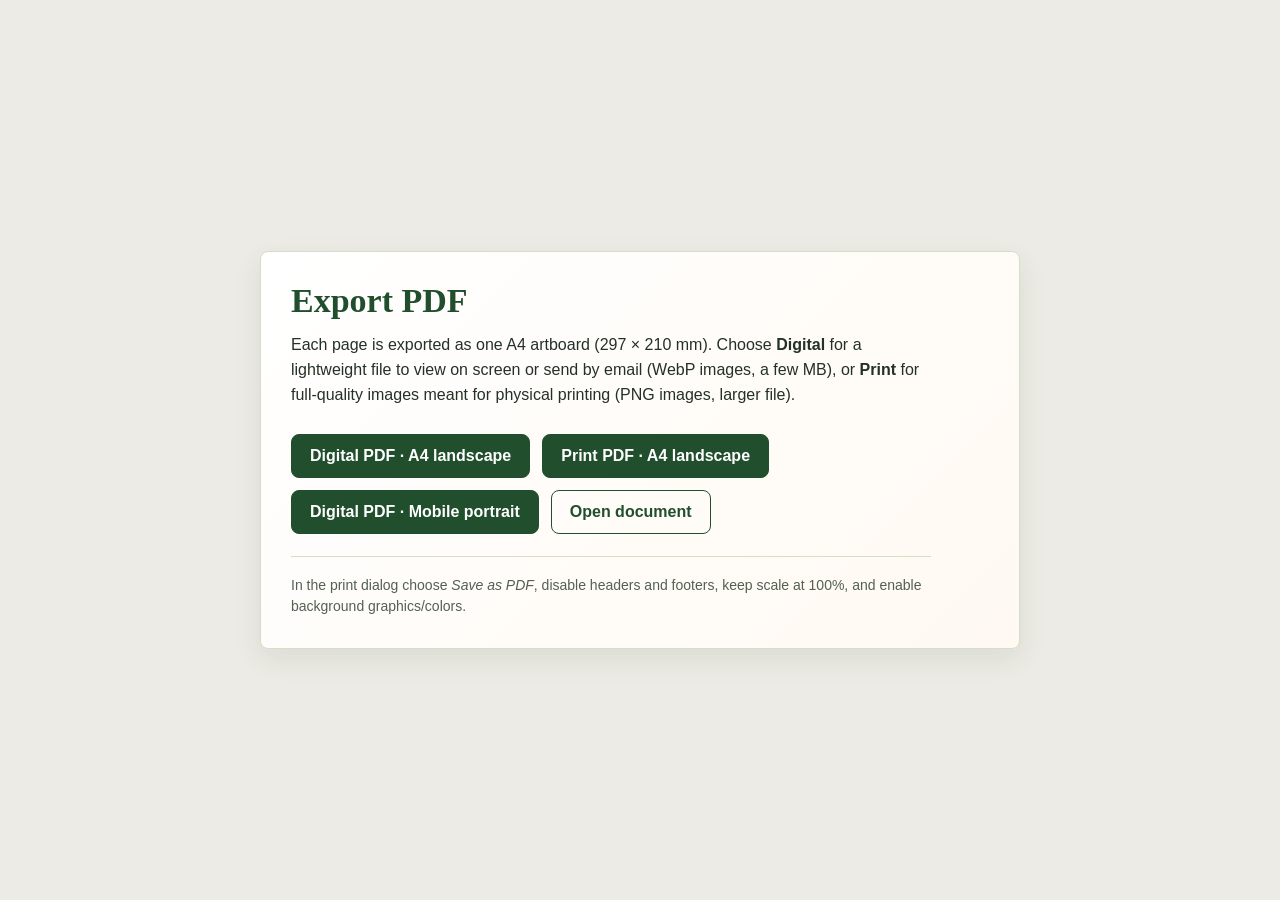
<file: export/index.html>
<!doctype html>
<html lang="mk">
<head>
  <meta charset="UTF-8" />
  <meta name="viewport" content="width=device-width, initial-scale=1.0" />
  <title>Export Wide PDF</title>
  <style>
    * {
      box-sizing: border-box;
    }

    body {
      margin: 0;
      min-height: 100vh;
      display: grid;
      place-items: center;
      padding: 28px;
      background: #ecebe5;
      color: #243126;
      font-family: Arial, sans-serif;
    }

    main {
      width: min(760px, 100%);
      padding: 30px;
      border: 1px solid #d5dec9;
      border-radius: 8px;
      background: linear-gradient(135deg, #ffffff 0%, #fff9f2 100%);
      box-shadow: 0 10px 28px rgba(49, 70, 45, 0.09);
    }

    h1 {
      margin: 0;
      color: #214f2d;
      font-family: Georgia, serif;
      font-size: 34px;
      line-height: 1.1;
    }

    p {
      max-width: 640px;
      margin: 14px 0 0;
      line-height: 1.55;
    }

    .actions {
      display: flex;
      flex-wrap: wrap;
      gap: 12px;
      margin-top: 26px;
    }

    button,
    a {
      min-height: 44px;
      display: inline-flex;
      align-items: center;
      justify-content: center;
      padding: 0 18px;
      border: 1px solid #214f2d;
      border-radius: 8px;
      background: #214f2d;
      color: #ffffff;
      font: inherit;
      font-weight: 700;
      text-decoration: none;
      cursor: pointer;
    }

    a {
      background: transparent;
      color: #214f2d;
    }

    .note {
      margin-top: 22px;
      padding-top: 18px;
      border-top: 1px solid #d5dec9;
      color: #536052;
      font-size: 14px;
    }
  </style>
</head>
<body>
  <main>
    <h1>Export PDF</h1>
    <p>
      Each page is exported as one A4 artboard (297 &times; 210 mm). Choose
      <strong>Digital</strong> for a lightweight file to view on screen or send by
      email (WebP images, a few MB), or <strong>Print</strong> for full-quality
      images meant for physical printing (PNG images, larger file).
    </p>

    <div class="actions">
      <button type="button" data-export="pdf" data-quality="digital">Digital PDF &middot; A4 landscape</button>
      <button type="button" data-export="pdf" data-quality="print">Print PDF &middot; A4 landscape</button>
      <button type="button" data-export="mobile" data-quality="digital">Digital PDF &middot; Mobile portrait</button>
      <a href="../index.html">Open document</a>
    </div>

    <p class="note">
      In the print dialog choose <em>Save as PDF</em>, disable headers and footers,
      keep scale at 100%, and enable background graphics/colors.
    </p>
  </main>

  <script>
    const openExport = (mode, quality) => {
      const url = new URL("../index.html", window.location.href);

      url.searchParams.set("export", mode);
      url.searchParams.set("quality", quality);
      url.searchParams.set("print", "1");

      window.open(url.toString(), "_blank", "noopener,noreferrer");
    };

    document.querySelectorAll(".actions button").forEach((button) => {
      button.addEventListener("click", () => {
        openExport(button.dataset.export, button.dataset.quality);
      });
    });
  </script>
</body>
</html>
</file>
<file: styles.css>
:root {
  --card-width: 470px;
  --card-height: 666px;
  --sheet-width: 1038px; /* on-screen A4-landscape "sheet"; height set via aspect-ratio */
  --green: #214f2d;
  --green-soft: #4e6f50;
  --gold: #b97b35;
  --line: #d5dec9;
  --paper: #fbfaf4;
  --panel: rgba(247, 247, 239, 0.94);
  --text: #2a3029;
}

* {
  box-sizing: border-box;
}

body {
  margin: 0;
  min-height: 100vh;
  background: #ecebe5;
  color: var(--text);
  font-family: "DejaVu Sans", Arial, sans-serif;
}

.page {
  min-height: 100vh;
  display: flex;
  flex-direction: column;
  align-items: center;
  justify-content: flex-start;
  gap: 28px;
  padding: 28px;
}

.book-page {
  position: relative;
  width: var(--sheet-width);
  aspect-ratio: 297 / 210;
  overflow: hidden;
  border: 1px solid var(--line);
  border-radius: 18px;
  background:
    radial-gradient(circle at 84% 68%, rgba(213, 222, 201, 0.62), transparent 32%),
    linear-gradient(135deg, #ffffff 0%, #fff9f2 100%);
  box-shadow: 0 10px 28px rgba(49, 70, 45, 0.09);
}

/* A white A4-landscape sheet that holds two flower cards side by side */
.flower-sheet {
  display: flex;
  align-items: center;
  justify-content: center;
  gap: 30px;
  padding: 34px;
  background:
    radial-gradient(circle at 50% 120%, rgba(213, 222, 201, 0.28), transparent 46%),
    linear-gradient(135deg, #ffffff 0%, #fffaf4 100%);
}

.closing-page::before {
  content: "";
  position: absolute;
  inset: 0;
  z-index: 0;
  background: url("assets/cover/plants-window-cover1.png") center / cover no-repeat;
  background-image: -webkit-image-set(url("assets/cover/plants-window-cover1.webp") type("image/webp"), url("assets/cover/plants-window-cover1.png") type("image/png"));
  background-image: image-set(url("assets/cover/plants-window-cover1.webp") type("image/webp"), url("assets/cover/plants-window-cover1.png") type("image/png"));
  pointer-events: none;
}

.cover-page {
  --sponsor-band-height: 94px;
  background: #ffffff;
}

.closing-page {
  --sponsor-band-height: 94px;
}

.cover-page::before,
.closing-page::after {
  content: "";
  position: absolute;
  top: 0;
  left: 0;
  right: 0;
  z-index: 4;
  height: var(--sponsor-band-height);
  border-bottom: 1px solid rgba(213, 222, 201, 0.7);

  background: rgba(255, 255, 255, 0.8);
  -webkit-backdrop-filter: blur(2px);
  backdrop-filter: blur(2px);
  pointer-events: none;
}

.cover-photo {
  position: absolute;
  inset: 0;
  z-index: 0;
  width: 100%;
  height: 100%;
  object-fit: cover;
  object-position: center;
  pointer-events: none;
}

.cover-page::after {
  content: "";
  position: absolute;
  inset: 0;
  z-index: 1;
  background: linear-gradient(
    90deg,
    #ffffff 0%,
    rgba(255, 255, 255, 0.98) 22%,
    rgba(255, 255, 255, 0.74) 40%,
    rgba(255, 255, 255, 0) 58%
  );
  pointer-events: none;
}

.intro-page {
  background: #ffffff;
}

.intro-photo {
  position: absolute;
  inset: 0;
  z-index: 0;
  width: 100%;
  height: 100%;
  object-fit: cover;
  object-position: center;
  pointer-events: none;
}

.sponsor-strip {
  position: absolute;
  z-index: 5;
  top: 30px;
  bottom: 18px;

  right: 74px;
  width: calc(100% - 148px);
  height: 58px;
  object-fit: contain;
  object-position: center top;
}

.eyebrow {
  margin: 0;
  color: var(--gold);
  font-family: "DejaVu Serif", Georgia, serif;
  font-size: 15px;
  font-style: italic;
}

.cover-page__content,
.intro-page__content,
.closing-page__content {

  position: relative;
  z-index: 2;
  padding: 108px 74px 54px;
}

.cover-page__content {
  min-height: 100%;
  max-width: none;
  display: grid;
  grid-template-columns: minmax(0, 470px) 1fr;
  grid-template-rows: auto auto auto auto;
  column-gap: 36px;
  align-content: center;
  align-items: center;
  text-align: left;
}

.intro-page__content {
  min-height: 100%;
  display: flex;
  flex-direction: column;
  justify-content: center;
  padding-top: 54px;
  padding-bottom: 54px;
}

.intro-copy {
  width: min(780px, 100%);
  margin-left: 2rem;
  padding: 24px 28px 28px;
  border: 1px solid rgba(213, 222, 201, 0.7);
  border-radius: 12px;
  background: rgba(251, 250, 244, 0.74);
  -webkit-backdrop-filter: blur(2px);
  backdrop-filter: blur(2px);
}

.intro-copy h1 {
  margin-top: 0;
}

.closing-page__content {
  min-height: 100%;
  display: flex;
  flex-direction: column;
  justify-content: flex-start;
  align-items: center;
  padding-top: 104px;
  padding-bottom: 54px;
  text-align: left;
  width: 50%;
}

.closing-page h1,
.closing-page p:not(.eyebrow) {
  margin-left: auto;
  margin-right: auto;
}

.closing-page p:not(.eyebrow) {
  max-width: 640px;
}

.cover-page__content > .eyebrow,
.cover-page__content > h1,
.cover-page__content > .cover-ornament,
.cover-page__content > p:not(.eyebrow) {
  grid-column: 1;
}

.cover-page h1,
.intro-page h1,
.closing-page h1 {
  margin: 12px 0 0;
  color: var(--green);
  font-family: "DejaVu Serif", Georgia, serif;
  letter-spacing: 0;
}

.cover-page h1 {
  justify-self: start;
  max-width: 450px;
  margin-top: 0;
  font-size: 48px;
  line-height: 1.5;
}

.cover-page h1 span {
  display: block;
  margin-top: 12px;
  color: var(--green-soft);
  font-size: 25px;
  line-height: 1.18;
}

.cover-ornament {
  justify-self: start;
  width: 88%;
  display: grid;
  grid-template-columns: 1fr auto 1fr;
  align-items: center;
  gap: 12px;
  margin: 2.2rem 0 0;
  color: #c99a52;
}

.cover-ornament span {
  height: 1px;
  background: #d9ad69;
}

.cover-ornament b {
  font-family: Georgia, serif;
  font-size: 15px;
  font-weight: 400;
}

.intro-page h1,
.closing-page h1 {
  max-width: 670px;
  font-size: 39px;
  line-height: 1.08;
}

.intro-page h1 {
  font-size: 34px;
}

.cover-page p:not(.eyebrow),
.intro-page p:not(.eyebrow),
.closing-page p:not(.eyebrow) {
  max-width: 760px;
  margin: 20px 0 0;
  color: #31362f;
  font-size: 15px;
  line-height: 1.65;
}

.intro-page p:not(.eyebrow) {
  font-size: 16.5px;
}

.closing-page p.funding-disclaimer {
  max-width: 780px;
  margin: auto auto 0;
  padding: 14px 18px;
  border: 1px solid rgba(78, 111, 80, 0.24);
  border-radius: 8px;
  background: rgba(251, 250, 244, 0.9);
  color: #42483f;
  font-size: 10.5px;
  line-height: 1.42;
  text-align: left;
}

.overview-page {
  background:
    radial-gradient(circle at 86% 22%, rgba(213, 222, 201, 0.54), transparent 30%),
    radial-gradient(circle at 12% 88%, rgba(185, 123, 53, 0.08), transparent 35%),
    linear-gradient(135deg, #ffffff 0%, #fffaf4 100%);
}

.overview-page::before {
  content: "";
  position: absolute;
  right: -170px;
  bottom: -185px;
  z-index: 1;
  width: 560px;
  height: 560px;
  background: url("assets/background/flower-01.svg") center / contain no-repeat;
  opacity: 0.11;
  pointer-events: none;
}

.overview-page__content {
  position: relative;
  z-index: 2;
  min-height: 100%;
  padding: 50px 66px 36px;
}

.overview-page h1 {
  max-width: 720px;
  margin: 0;
  color: var(--green);
  font-family: "DejaVu Serif", Georgia, serif;
  font-size: 38px;
  line-height: 1.08;
  letter-spacing: 0;
}

.overview-page .cover-ornament {
  width: 330px;
  margin: 14px 0 18px;
}

.overview-table {
  position: relative;
  z-index: 2;
  width: 100%;
  overflow: hidden;
  border: 1px solid var(--line);
  border-collapse: separate;
  border-spacing: 0;
  border-radius: 12px;
  background: rgba(251, 250, 244, 0.88);
  table-layout: fixed;
}

.overview-table th,
.overview-table td {
  padding: 9px 11px;
  border-right: 1px solid var(--line);
  border-bottom: 1px solid var(--line);
  color: #2f352e;
  font-size: 13.4px;
  line-height: 1.2;
  text-align: left;
  vertical-align: middle;
}

.overview-table thead th {
  background: var(--green-soft);
  color: #ffffff;
  font-size: 14px;
  font-weight: 700;
}

.overview-table tbody th {
  color: var(--green);
  font-weight: 700;
}

.overview-table tbody tr:nth-child(even) {
  background: rgba(229, 235, 220, 0.46);
}

.overview-table th:last-child,
.overview-table td:last-child {
  border-right: 0;
}

.overview-table tbody tr:last-child th,
.overview-table tbody tr:last-child td {
  border-bottom: 0;
}

.overview-table thead th:nth-child(1),
.overview-table tbody th {
  width: 31%;
}

.overview-table thead th:nth-child(2),
.overview-table tbody td:nth-child(2) {
  width: 31%;
}

.overview-table thead th:nth-child(3),
.overview-table tbody td:nth-child(3) {
  width: 18%;
}

.overview-table thead th:nth-child(4),
.overview-table tbody td:nth-child(4) {
  width: 20%;
}

.safety {
  font-weight: 700;
}

.safety--safe {
  color: var(--green);
}

.safety--mild {
  color: #936622;
}

.safety--toxic {
  color: #9f3029;
}

.overview-source {
  position: relative;
  z-index: 2;
  max-width: 880px;
  margin: 18px 0 0;
  color: #31362f;
  font-size: 13.5px;
  line-height: 1.45;
}

.overview-source strong {
  display: block;
  margin-bottom: 5px;
  color: var(--green);
}

.cover-grid {
  grid-column: 2;
  grid-row: 1 / 6;
  z-index: 1;
  width: 100%;
  height: 100%;
  display: grid;
  grid-template-columns: repeat(5, 1fr);
  grid-template-rows: repeat(2, 1fr);
  gap: 5px;
  padding: 0;
  pointer-events: none;
}

.cover-grid div {
  min-width: 0;
  min-height: 0;
  display: grid;
  place-items: center;
  overflow: hidden;
  border: 0;
}

.cover-grid img {
  width: 88%;
  height: 88%;
  object-fit: contain;
  transform: scale(4);
  mix-blend-mode: multiply;
  pointer-events: none;
}

.cover-grid div:nth-child(odd) {
  background: #fffdf9;
}

.cover-grid div:nth-child(even) {
  background: #f7eadc;
}

.plant-card {
  position: relative;
  width: var(--card-width);
  height: var(--card-height);
  overflow: hidden;
  padding: 28px 26px 23px;
  border: 1px solid var(--line);
  border-radius: 14px;
  background:
    radial-gradient(circle at 83% 29%, rgba(229, 235, 220, 0.74), transparent 31%),
    linear-gradient(135deg, #fffbfb 0%, #f3e9de 100%);
  box-shadow: 0 2px 8px rgba(49, 70, 45, 0.06);
}

.plant-watermark {
  position: absolute;
  z-index: 1;
  top: 0;
  left: -210px;
  width: auto;
  height: 82%;
  object-fit: contain;
  opacity: 0.08;
  mix-blend-mode: multiply;
  pointer-events: none;
}

.plant-card__header {
  position: relative;
  z-index: 4;
}

.plant-card h1 {
  max-width: 338px;
  margin: 0;
  color: var(--green);
  font-family: "DejaVu Serif", Georgia, serif;
  font-size: 29px;
  line-height: 1.08;
  letter-spacing: 0;
}

.plant-card--compact h1 {
  max-width: 318px;
  font-size: 25px;
  line-height: 1.12;
}

.common-name,
.latin-name {
  margin: 0;
  font-family: "DejaVu Serif", Georgia, serif;
  font-style: italic;
}

.common-name {
  margin-top: 8px;
  color: var(--gold);
  font-size: 14px;
}

.latin-name {
  margin-top: 7px;
  color: var(--green-soft);
  font-size: 15px;
}

.ornament {
  width: 174px;
  display: grid;
  grid-template-columns: 1fr auto 1fr;
  align-items: center;
  gap: 8px;
  margin-top: 14px;
  color: #c99a52;
}

.ornament span {
  height: 1px;
  background: #d9ad69;
}

.ornament b {
  font-family: Georgia, serif;
  font-size: 14px;
  font-weight: 400;
}

.description {
  position: relative;
  z-index: 4;
  width: 210px;
  margin: 14px 0 0;
  padding: 12px 14px;
  border: 1px solid rgba(213, 222, 201, 0.7);
  border-radius: 12px;
  background: rgba(251, 250, 244, 0.74);
  -webkit-backdrop-filter: blur(2px);
  backdrop-filter: blur(2px);
  font-size: 14px;
  line-height: 1.5;
}

.plant-photo {
  position: absolute;
  z-index: 2;
  top: 0;
  right: -82px;
  width: auto;
  height: 82%;
  object-fit: contain;
  mix-blend-mode: multiply;
  pointer-events: none;
}

.purifies {
  position: absolute;
  z-index: 3;
  left: 14px;
  bottom: 112px;
  width: 256px;
  min-height: 80px;
  display: grid;
  grid-template-columns: 42px 1fr;
  gap: 11px;
  align-items: center;
  padding: 13px 14px;
  border: 1px solid var(--line);
  border-radius: 13px;
  background: rgba(247, 247, 239, 0.5);
  -webkit-backdrop-filter: blur(5px);
  backdrop-filter: blur(1px);
}

.purifies__icon {
  width: 40px;
  height: 40px;
  display: grid;
  place-items: center;
  border: 1.5px solid var(--green);
  border-radius: 50%;
}

.purifies svg,
.spec svg {
  fill: none;
  stroke: var(--green);
  stroke-width: 1.6;
  stroke-linecap: round;
  stroke-linejoin: round;
}

.purifies__icon svg {
  width: 23px;
  height: 23px;
}

.purifies h2 {
  margin: 0 0 5px;
  color: var(--green);
  font-size: 14px;
  line-height: 1;
}

.purifies p {
  margin: 0;
  font-size: 11px;
  line-height: 1.4;
}

.specs {
  position: absolute;
  z-index: 4;
  left: 14px;
  right: 14px;
  bottom: 14px;
  height: 86px;
  display: grid;
  grid-template-columns: repeat(4, 1fr);
  overflow: hidden;
  border: 1px solid var(--line);
  border-radius: 13px;
  background: var(--panel);
}

.spec {
  min-width: 0;
  display: flex;
  flex-direction: column;
  align-items: center;
  justify-content: center;
  padding: 8px 6px;
  text-align: center;
}

.spec + .spec {
  border-left: 1px solid var(--line);
}

.spec svg {
  width: 22px;
  height: 22px;
  margin-bottom: 5px;
}

.spec strong {
  color: var(--green);
  font-size: 11px;
  line-height: 1.1;
}

.spec span {
  margin-top: 4px;
  font-size: 9.5px;
  line-height: 1.2;
}

/* Mobile: drop the fixed A4 artboard. Every page and card becomes a fluid,
   auto-height block, and the poster's absolutely-positioned pieces flow in a
   single readable column (photo -> title -> description -> details).
   The 'screen' scope is REQUIRED: without it these rules leak into the printed
   PDF and stack the two flower cards vertically instead of side by side. */
@media screen and (max-width: 768px) {

  .page {
    padding: 14px;
    gap: 16px;
    overflow-x: hidden;
  }

  .book-page {
    width: 100%;
    aspect-ratio: auto;
    min-height: 0;
  }

  .cover-page,
  .closing-page {
    --sponsor-band-height: 60px;
  }

  .flower-sheet {
    flex-direction: column;
    align-items: stretch;
    gap: 16px;
    padding: 14px;
  }

  .sponsor-strip {
    top: 14px;
    left: 22px;
    right: 22px;
    bottom: auto;
    width: calc(100% - 44px);
    height: 34px;
  }

  /* -------- Cover -------- */
  .cover-page {
    min-height: min(72vh, 600px);
  }

  .cover-page__content {
    min-height: 0;
    display: flex;
    flex-direction: column;
    align-items: flex-start;
    justify-content: center;
    gap: 16px;
    padding: 78px 22px 30px;
    text-align: left;
  }

  .cover-page h1 {
    max-width: none;
    font-size: 29px;
    line-height: 1.3;
  }

  .cover-page h1 span {
    font-size: 17px;
  }

  .cover-ornament {
    width: 100%;
    margin-left: 0;
    margin-right: 0;
  }

  /* -------- Intro -------- */
  .intro-page__content,
  .closing-page__content {
    padding: 26px 20px 30px;
  }

  .intro-copy {
    width: 100%;
    margin-left: 0;
  }

  .intro-page h1 {
    font-size: 22px;
  }

  .intro-page p:not(.eyebrow) {
    font-size: 16px;
  }

  /* -------- Plant cards: flow instead of absolute poster layout -------- */
  .plant-card,
  .plant-card--compact {
    width: 100%;
    height: auto;
    display: flex;
    flex-direction: column;
    gap: 14px;
    padding: 20px 18px 22px;
  }

  .plant-card__header,
  .plant-card .description,
  .plant-photo,
  .purifies,
  .specs {
    position: static;
    inset: auto;
    top: auto;
    right: auto;
    bottom: auto;
    left: auto;
    width: auto;
    max-width: none;
    margin: 0;
  }

  /* The WebP <picture> wrappers would otherwise be the flex items; let their
     <img> children flow (and be centerable) directly. */
  .plant-card picture {
    display: contents;
  }

  .plant-watermark {
    display: none;
  }

  .plant-photo {
    align-self: center;
    width: auto;
    height: 230px;
    max-width: 100%;
  }

  .plant-card h1,
  .plant-card--compact h1 {
    max-width: none;
    font-size: 24px;
  }

  .description {
    font-size: 15px;
  }

  .specs {
    height: auto;
    min-height: 0;
  }

  .spec {
    padding: 12px 6px;
  }

  .spec svg {
    width: 22px;
    height: 22px;
    margin-bottom: 4px;
  }

  .spec strong {
    font-size: 11px;
  }

  .spec span {
    margin-top: 4px;
    font-size: 10.5px;
  }

  /* -------- Overview -------- */
  .overview-page__content {
    padding: 34px 18px 26px;
  }

  .overview-page h1 {
    font-size: 24px;
  }

  .overview-page .cover-ornament {
    width: 220px;
    margin: 11px 0 14px;
  }

  .overview-table th,
  .overview-table td {
    padding: 8px 7px;
    font-size: 11px;
    line-height: 1.2;
  }

  .overview-table thead th {
    font-size: 11px;
  }

  .overview-table thead th:nth-child(1),
  .overview-table tbody th {
    width: 30%;
  }

  .overview-table thead th:nth-child(2),
  .overview-table tbody td:nth-child(2) {
    width: 29%;
  }

  .overview-table thead th:nth-child(3),
  .overview-table tbody td:nth-child(3) {
    width: 20%;
  }

  .overview-table thead th:nth-child(4),
  .overview-table tbody td:nth-child(4) {
    width: 21%;
  }

  /* -------- Closing -------- */
  .closing-page__content {
    width: 100%;
    align-items: stretch;
    padding-top: 84px;
    text-align: left;
  }

  .closing-page h1 {
    font-size: 22px;
  }

  .closing-page p:not(.eyebrow) {
    max-width: none;
    font-size: 15px;
  }
}

html[data-export="mobile"] .page {
  grid-template-columns: var(--card-width);
  padding: 14px;
  overflow-x: visible;
}

html[data-export="mobile"] .book-page {
  width: var(--card-width);
  aspect-ratio: auto;
  min-height: var(--card-height);
}

html[data-export="mobile"] .cover-page,
html[data-export="mobile"] .closing-page {
  --sponsor-band-height: 64px;
}

html[data-export="mobile"] .flower-sheet {
  flex-direction: column;
  gap: 14px;
  padding: 14px;
}

html[data-export="mobile"] .sponsor-strip {
  top: 14px;
  left: 26px;
  right: 26px;
  width: calc(100% - 52px);
  height: 36px;
}

html[data-export="mobile"] .cover-page__content,
html[data-export="mobile"] .intro-page__content,
html[data-export="mobile"] .closing-page__content {
  padding: 72px 26px 30px;
}

html[data-export="mobile"] .cover-page__content {
  min-height: var(--card-height);
  display: flex;
  flex-direction: column;
  align-items: flex-start;
  justify-content: center;
  gap: 18px;
  text-align: left;
}

html[data-export="mobile"] .cover-page h1 {
  font-size: 36px;
}

html[data-export="mobile"] .intro-page h1,
html[data-export="mobile"] .closing-page h1 {
  font-size: 23px;
}

html[data-export="mobile"] .intro-page h1 {
  font-size: 21px;
}

html[data-export="mobile"] .intro-page p:not(.eyebrow) {
  font-size: 17px;
}

html[data-export="mobile"] .closing-page p.funding-disclaimer {
  margin: auto auto 0;
  padding: 11px 13px;
  font-size: 8.8px;
  line-height: 1.38;
}

html[data-export="mobile"] .overview-page__content {
  padding: 42px 20px 24px;
}

html[data-export="mobile"] .overview-page h1 {
  font-size: 24px;
}

html[data-export="mobile"] .overview-page .cover-ornament {
  width: 220px;
  margin: 11px 0 14px;
}

html[data-export="mobile"] .overview-table th,
html[data-export="mobile"] .overview-table td {
  padding: 7px 6px;
  font-size: 10.5px;
  line-height: 1.18;
}

html[data-export="mobile"] .overview-table thead th {
  font-size: 10.8px;
}

html[data-export="mobile"] .overview-table thead th:nth-child(1),
html[data-export="mobile"] .overview-table tbody th {
  width: 30%;
}

html[data-export="mobile"] .overview-table thead th:nth-child(2),
html[data-export="mobile"] .overview-table tbody td:nth-child(2) {
  width: 29%;
}

html[data-export="mobile"] .overview-table thead th:nth-child(3),
html[data-export="mobile"] .overview-table tbody td:nth-child(3) {
  width: 20%;
}

html[data-export="mobile"] .overview-table thead th:nth-child(4),
html[data-export="mobile"] .overview-table tbody td:nth-child(4) {
  width: 21%;
}

html[data-export="mobile"] .overview-source {
  margin-top: 13px;
  font-size: 11.5px;
  line-height: 1.38;
}

html[data-export="mobile"] .cover-page h1 span {
  font-size: 25px;
}

html[data-export="mobile"] .cover-ornament {
  width: 88%;
  margin-left: 0;
  margin-right: 0;
}

html[data-export="mobile"] .cover-grid {
  flex: 1;
  width: 100%;
  min-height: 250px;
  max-height: 290px;
  margin-top: 0;
  grid-template-columns: repeat(5, 1fr);
  grid-template-rows: repeat(2, 1fr);
}

html[data-export="mobile"] .plant-card {
  height: 450px;
}

html[data-export="mobile"] .plant-photo {
  top: 0;
  height: 70%;
  transform: scaleX(1.15);
  transform-origin: top right;
}

html[data-export="mobile"] .purifies {
  bottom: 80px;
}

html[data-export="mobile"] .specs {
  bottom: 8px;
  height: 72px;
}

html[data-export="mobile"] .spec svg {
  width: 19px;
  height: 19px;
  margin-bottom: 3px;
}

html[data-export="mobile"] .spec span {
  margin-top: 3px;
}

html[data-export="pdf"],
html[data-export="pdf"] body {
  width: 297mm;
  height: auto;
  min-height: 0;
  margin: 0;
  padding: 0;
  background: #ffffff;
  overflow-x: hidden;
}

html[data-export="pdf"] .page {
  width: 297mm;
  margin: 0;
  min-height: auto;
  display: block;
  padding: 0;
  gap: 0;
  background: #ffffff;
}

html[data-export="pdf"] .book-page {
  display: block;
  clear: both;
  width: 297mm;
  height: 210mm;
  min-height: 0;
  margin: 0;
  border: 0;
  border-radius: 0;
  box-shadow: none;
  outline: 0;
}

html[data-export="pdf"] .cover-page {
  background: url("assets/cover/plants-window-cover.png") center / cover no-repeat #ffffff;
}

html[data-export="pdf"] .cover-photo {
  display: none;
}

/* Force the print-quality PNG for the closing-page background when exporting. */
html[data-export="print"] .closing-page::before,
html[data-export="pdf"] .closing-page::before {
  background-image: url("assets/cover/plants-window-cover1.png");
}

/* A "digital" export keeps the lightweight WebP cover/closing artwork instead. */
html[data-quality="digital"][data-export="pdf"] .cover-page,
html[data-quality="digital"][data-export="print"] .cover-page {
  background-image: url("assets/cover/plants-window-cover.webp");
}

html[data-quality="digital"][data-export="pdf"] .closing-page::before,
html[data-quality="digital"][data-export="print"] .closing-page::before {
  background-image: url("assets/cover/plants-window-cover1.webp");
}

@media print {
  @page {
    size: A4 portrait;
    margin: 0;
  }

  * {
    -webkit-print-color-adjust: exact;
    print-color-adjust: exact;
  }

  body {
    margin: 0;
    padding: 0;
    background: #ffffff;
  }

  html[data-export="mobile"],
  html[data-export="mobile"] body {
    width: 210mm;
    min-height: 0;
    background: #ffffff;
  }

  html[data-export="mobile"] .page {
    width: 210mm;
    min-height: auto;
    display: block;
    padding: 0;
    gap: 0;
    background: #ffffff;
  }

  html[data-export="mobile"] .book-page {
    width: 210mm;
    height: 297mm;
    min-height: 0;
    margin: 0;
    border: 0;
    border-radius: 0;
    box-shadow: none;
    break-after: page;
    page-break-after: always;
  }

  html[data-export="mobile"] .cover-page,
  html[data-export="mobile"] .closing-page {
    --sponsor-band-height: 31mm;
  }

  html[data-export="mobile"] .sponsor-strip {
    top: 9mm;
    left: 12mm;
    right: 12mm;
    width: calc(100% - 24mm);
    height: 19mm;
  }

  html[data-export="mobile"] .cover-page__content,
  html[data-export="mobile"] .intro-page__content,
  html[data-export="mobile"] .closing-page__content {
    min-height: 100%;
    padding: 32mm 15mm 16mm;
  }

  html[data-export="mobile"] .cover-page__content {
    display: flex;
    flex-direction: column;
    align-items: flex-start;
    justify-content: center;
    gap: 7mm;
    text-align: left;
  }

  html[data-export="mobile"] .cover-page h1 {
    max-width: 168mm;
    font-size: 72px;
  }

  html[data-export="mobile"] .cover-page h1 span {
    font-size: 28px;
  }

  html[data-export="mobile"] .cover-page p:not(.eyebrow),
  html[data-export="mobile"] .intro-page p:not(.eyebrow),
  html[data-export="mobile"] .closing-page p:not(.eyebrow) {
    max-width: 166mm;
    font-size: 23px;
  }

  html[data-export="mobile"] .closing-page p.funding-disclaimer {
    max-width: 174mm;
    margin: auto auto 0;
    padding: 5mm 6mm;
    font-size: 12px;
    line-height: 1.34;
  }

  html[data-export="mobile"] .intro-page p:not(.eyebrow) {
    font-size: 25px;
  }

  html[data-export="mobile"] .eyebrow {
    font-size: 24px;
  }

  html[data-export="mobile"] .cover-ornament {
    width: 88%;
    margin-left: 0;
    margin-right: 0;
  }

  html[data-export="mobile"] .cover-grid {
    width: 100%;
    max-height: none;
    min-height: 112mm;
    grid-template-columns: repeat(5, 1fr);
    grid-template-rows: repeat(2, 1fr);
  }

  html[data-export="mobile"] .intro-page__content,
  html[data-export="mobile"] .closing-page__content {
    justify-content: center;
    text-align: center;
  }

  html[data-export="mobile"] .closing-page__content {
    justify-content: flex-start;
  }

  html[data-export="mobile"] .intro-page h1,
  html[data-export="mobile"] .closing-page h1 {
    max-width: 178mm;
    font-size: 58px;
  }

  html[data-export="mobile"] .intro-page h1 {
    font-size: 50px;
  }

  html[data-export="mobile"] .overview-page__content {
    min-height: 100%;
    padding: 18mm 10mm 12mm;
  }

  html[data-export="mobile"] .overview-page h1 {
    max-width: 180mm;
    font-size: 35px;
  }

  html[data-export="mobile"] .overview-page .cover-ornament {
    width: 108mm;
    margin: 5mm 0 6mm;
  }

  html[data-export="mobile"] .overview-table th,
  html[data-export="mobile"] .overview-table td {
    padding: 2.7mm 2mm;
    font-size: 13px;
    line-height: 1.17;
  }

  html[data-export="mobile"] .overview-table thead th {
    font-size: 13.5px;
  }

  html[data-export="mobile"] .overview-source {
    max-width: 180mm;
    margin-top: 6mm;
    font-size: 15px;
    line-height: 1.35;
  }

  html[data-export="mobile"] .flower-sheet {
    display: flex;
    flex-direction: column;
    align-items: center;
    justify-content: center;
    gap: 6mm;
    padding: 8mm 5mm;
  }

  html[data-export="mobile"] .plant-card {
    width: 190mm;
    height: 130mm;
    margin: 0;
    border-radius: 8mm;
    box-shadow: none;
    break-inside: avoid;
    page-break-inside: avoid;
  }

  html[data-export="mobile"] .plant-card h1 {
    font-size: 36px;
  }

  html[data-export="mobile"] .plant-card--compact h1 {
    font-size: 32px;
  }

  html[data-export="mobile"] .plant-photo {
    top: 0;
    right: -31mm;
    height: 94%;
    transform: scale(1.3);
    transform-origin: top right;
  }

  html[data-export="mobile"] .purifies {
    bottom: 26mm;
  }

  html[data-export="mobile"] .specs {
    bottom: 4mm;
    height: 20mm;
  }

  /* ============================================================
     A4 LANDSCAPE export — two flower cards side by side per page
     ============================================================ */
  html[data-export="print"],
  html[data-export="pdf"],
  html[data-export="print"] body,
  html[data-export="pdf"] body {
    width: 297mm;
    height: auto;
    min-height: 0;
    margin: 0;
    padding: 0;
    background: #ffffff;
  }

  html[data-export="print"] .page,
  html[data-export="pdf"] .page {
    width: 297mm;
    margin: 0;
    min-height: auto;
    display: block;
    padding: 0;
    gap: 0;
    background: #ffffff;
  }

  /* Cover / intro / closing: one full A4 landscape page each */
  html[data-export="print"] .book-page,
  html[data-export="pdf"] .book-page {
    display: block;
    clear: both;
    width: 297mm;
    height: 210mm;
    min-height: 0;
    margin: 0;
    border: 0;
    border-radius: 0;
    box-shadow: none;
    break-after: page;
    page-break-after: always;
    break-inside: avoid;
    page-break-inside: avoid;
  }

  html[data-export="print"] .cover-page,
  html[data-export="print"] .closing-page,
  html[data-export="pdf"] .cover-page,
  html[data-export="pdf"] .closing-page {
    --sponsor-band-height: 29mm;
  }

  html[data-export="print"] .cover-page,
  html[data-export="pdf"] .cover-page {
    background: url("assets/cover/plants-window-cover.png") center / cover no-repeat #ffffff;
  }

  html[data-export="print"] .cover-photo,
  html[data-export="pdf"] .cover-photo {
    display: none;
  }

  html[data-export="print"] .sponsor-strip,
  html[data-export="pdf"] .sponsor-strip {
    top: 9mm;
    left: 16mm;
    right: 16mm;
    width: calc(100% - 32mm);
    height: 17mm;
  }

  html[data-export="print"] .cover-page__content,
  html[data-export="print"] .intro-page__content,
  html[data-export="print"] .closing-page__content,
  html[data-export="pdf"] .cover-page__content,
  html[data-export="pdf"] .intro-page__content,
  html[data-export="pdf"] .closing-page__content {
    min-height: 100%;
    padding: 30mm 22mm 18mm;
  }

  html[data-export="print"] .cover-page__content,
  html[data-export="pdf"] .cover-page__content {
    column-gap: 30mm;
  }

  html[data-export="print"] .cover-page h1,
  html[data-export="pdf"] .cover-page h1 {
    font-size: 58px;
  }

  html[data-export="print"] .cover-page h1 span,
  html[data-export="pdf"] .cover-page h1 span {
    font-size: 26px;
  }

  html[data-export="print"] .intro-page h1,
  html[data-export="print"] .closing-page h1,
  html[data-export="pdf"] .intro-page h1,
  html[data-export="pdf"] .closing-page h1 {
    font-size: 44px;
  }

  html[data-export="print"] .intro-page h1,
  html[data-export="pdf"] .intro-page h1 {
    font-size: 34px;
  }

  html[data-export="print"] .intro-page__content,
  html[data-export="pdf"] .intro-page__content {
    padding-top: 20mm;
    padding-bottom: 12mm;
  }

  html[data-export="print"] .intro-copy,
  html[data-export="pdf"] .intro-copy {
    width: 178mm;
    margin-left: 2rem;
    padding: 6mm 7mm;
  }

  html[data-export="print"] .intro-page p:not(.eyebrow),
  html[data-export="pdf"] .intro-page p:not(.eyebrow) {
    font-size: 16px;
    line-height: 1.45;
  }

  html[data-export="print"] .overview-page__content,
  html[data-export="pdf"] .overview-page__content {
    min-height: 100%;
    padding: 17mm 18mm 12mm;
  }

  html[data-export="print"] .overview-page h1,
  html[data-export="pdf"] .overview-page h1 {
    max-width: 240mm;
    font-size: 38px;
  }

  html[data-export="print"] .overview-page .cover-ornament,
  html[data-export="pdf"] .overview-page .cover-ornament {
    width: 95mm;
    margin: 4mm 0 5mm;
  }

  html[data-export="print"] .overview-table th,
  html[data-export="print"] .overview-table td,
  html[data-export="pdf"] .overview-table th,
  html[data-export="pdf"] .overview-table td {
    padding: 2.5mm 3mm;
    font-size: 14px;
    line-height: 1.18;
  }

  html[data-export="print"] .overview-table thead th,
  html[data-export="pdf"] .overview-table thead th {
    font-size: 15px;
  }

  html[data-export="print"] .overview-source,
  html[data-export="pdf"] .overview-source {
    max-width: 248mm;
    margin-top: 5mm;
    font-size: 13.5px;
    line-height: 1.35;
  }

  html[data-export="print"] .cover-page p:not(.eyebrow),
  html[data-export="print"] .intro-page p:not(.eyebrow),
  html[data-export="print"] .closing-page p:not(.eyebrow),
  html[data-export="pdf"] .cover-page p:not(.eyebrow),
  html[data-export="pdf"] .intro-page p:not(.eyebrow),
  html[data-export="pdf"] .closing-page p:not(.eyebrow) {
    font-size: 18px;
  }

  html[data-export="print"] .intro-page p:not(.eyebrow),
  html[data-export="pdf"] .intro-page p:not(.eyebrow) {
    font-size: 16px;
    line-height: 1.45;
  }

  html[data-export="print"] .closing-page p.funding-disclaimer,
  html[data-export="pdf"] .closing-page p.funding-disclaimer {
    max-width: 228mm;
    margin: auto auto 0;
    padding: 4mm 6mm;
    font-size: 11px;
    line-height: 1.34;
  }

  html[data-export="print"] .eyebrow,
  html[data-export="pdf"] .eyebrow {
    font-size: 18px;
  }

  /* Flower sheet = one landscape page holding two cards side by side */
  html[data-export="print"] .flower-sheet,
  html[data-export="pdf"] .flower-sheet {
    display: flex;
    align-items: center;
    justify-content: center;
    gap: 8mm;
    padding: 10mm;
  }

  html[data-export="print"] .plant-card,
  html[data-export="pdf"] .plant-card {
    width: 134mm;
    height: 190mm;
    margin: 0;
    border-radius: 7mm;
    box-shadow: none;
    break-inside: avoid;
    page-break-inside: avoid;
  }

  html[data-export="print"] .plant-card h1,
  html[data-export="pdf"] .plant-card h1 {
    max-width: 88mm;
    font-size: 32px;
  }

  html[data-export="print"] .plant-card--compact h1,
  html[data-export="pdf"] .plant-card--compact h1 {
    font-size: 28px;
  }

  html[data-export="print"] .common-name,
  html[data-export="pdf"] .common-name {
    font-size: 15px;
  }

  html[data-export="print"] .latin-name,
  html[data-export="pdf"] .latin-name {
    font-size: 16px;
  }

  html[data-export="print"] .description,
  html[data-export="pdf"] .description {
    width: 56mm;
    margin-top: 6mm;
    padding: 4mm 4.5mm;
    font-size: 14px;
    line-height: 1.5;
  }

  html[data-export="print"] .plant-photo,
  html[data-export="pdf"] .plant-photo {
    right: -26mm;
    height: 76%;
  }

  html[data-export="print"] .purifies,
  html[data-export="pdf"] .purifies {
    left: 6mm;
    bottom: 34mm;
    width: 72mm;
    padding: 4mm 4mm;
  }

  html[data-export="print"] .purifies h2,
  html[data-export="pdf"] .purifies h2 {
    font-size: 15px;
  }

  html[data-export="print"] .purifies p,
  html[data-export="pdf"] .purifies p {
    font-size: 12px;
  }

  html[data-export="print"] .specs,
  html[data-export="pdf"] .specs {
    left: 6mm;
    right: 6mm;
    bottom: 6mm;
    height: 26mm;
  }

  html[data-export="print"] .spec strong,
  html[data-export="pdf"] .spec strong {
    font-size: 12px;
  }

  html[data-export="print"] .spec span,
  html[data-export="pdf"] .spec span {
    font-size: 10.5px;
  }

  html[data-export="print"] .spec svg,
  html[data-export="pdf"] .spec svg {
    width: 26px;
    height: 26px;
  }

  html[data-export="print"] .closing-page,
  html[data-export="pdf"] .closing-page {
    clear: both;
  }
}

#drakena{
  width: 180px;
}

#fikus{
  width: 180px;
}

#aloa-vera{
  width: 180px;
}
</file>
